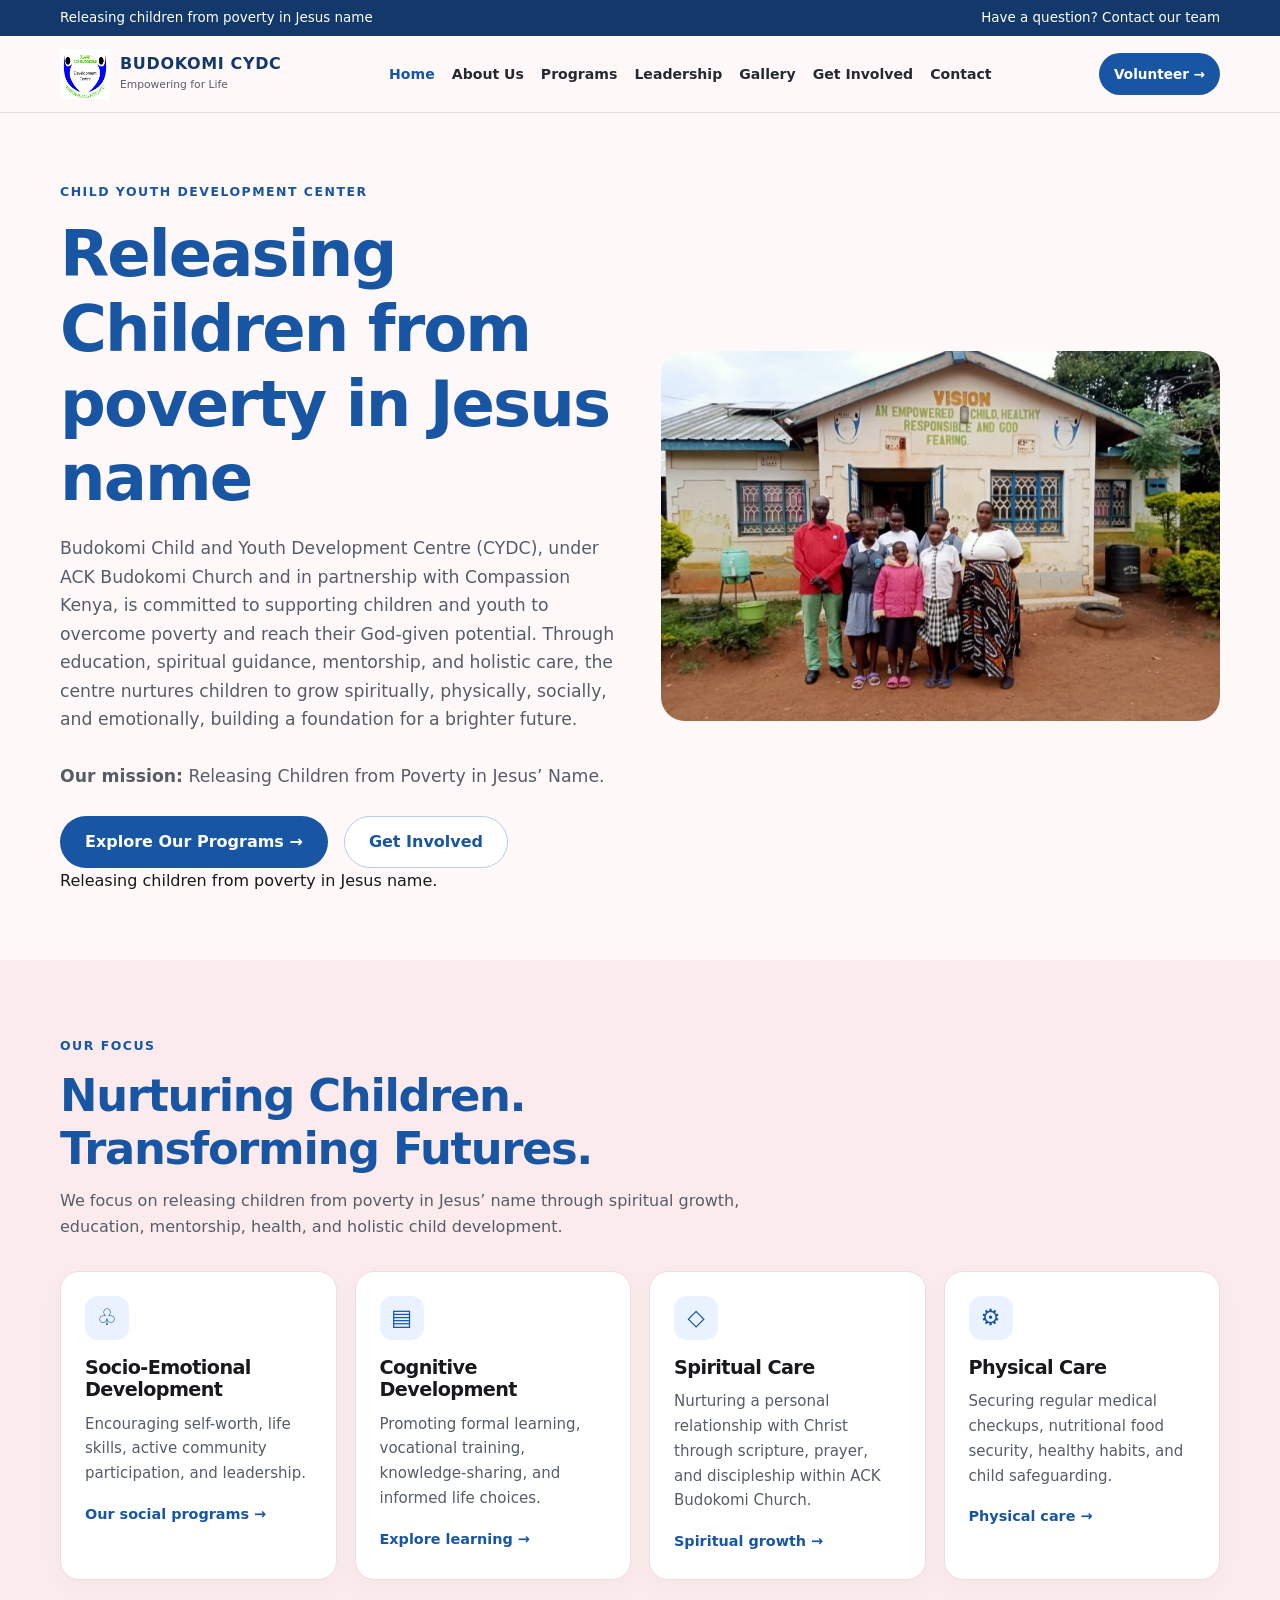
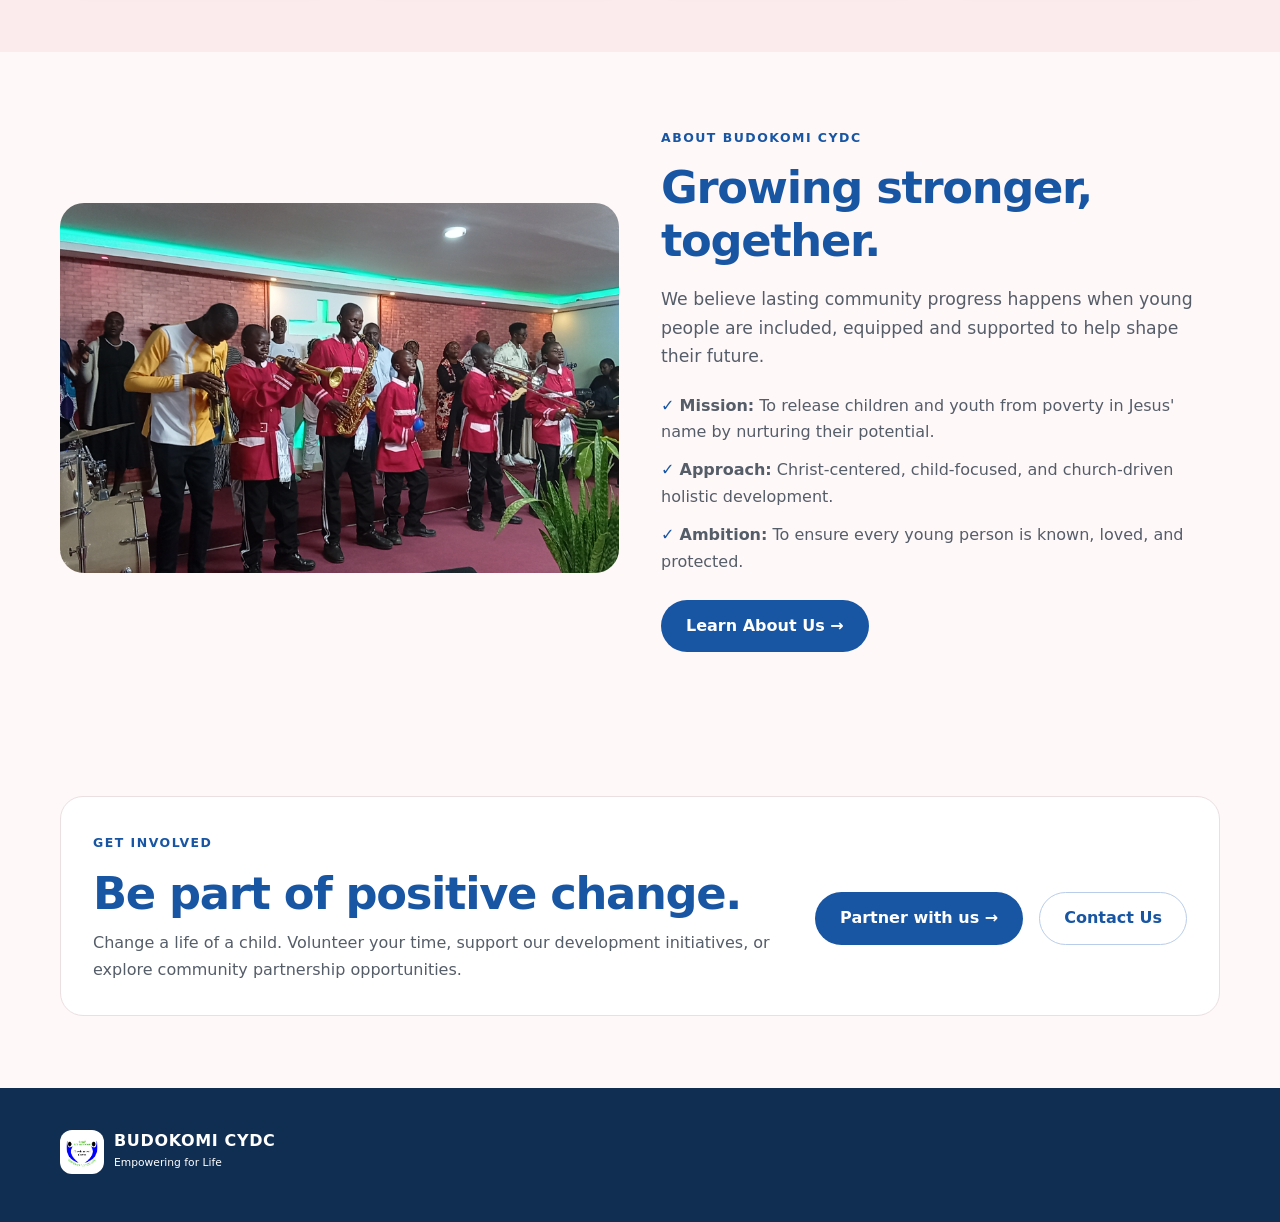
<file: index.html>
<!doctype html>
<html lang="en">
<head>
    <meta charset="utf-8">
    <meta name="viewport" content="width=device-width, initial-scale=1">
    <meta name="description" content="Home | Budokomi Child and Youth development Center">
    <meta name="theme-color" content="#fff8f8">
    
    <title>Home | Budokomi CYDC</title>
    
    <link rel="icon" href="Img/logo%20compassion.jpg">
    <link rel="stylesheet" href="assets/styles.css">
</head>
<body>
    <div class="topbar">
        <div class="container">
            <span>Releasing children from poverty in Jesus name</span>
            <span>Have a question? <a href="contact.html">Contact our team</a></span>
        </div>
    </div>
    
    <header>
        <div class="container nav">
            <a class="brand" href="index.html">
                <img src="Img/logo%20compassion.jpg" alt="Budokomi CYDC Logo" width="50" height="50">
                <span>
                    <span class="brand-name">BUDOKOMI CYDC</span>
                    <span class="brand-sub">Empowering for Life</span>
                </span>
            </a>

            <!-- NAVIGATION LINKS CONTAINER -->
            <nav class="nav-links" id="navLinks" aria-label="Main navigation">
                <a href="index.html" data-page="home" class="active">Home</a>
                <a href="about.html" data-page="about">About Us</a>
                <a href="programs.html" data-page="programs">Programs</a>
                <a href="leadership.html" data-page="leadership">Leadership</a>
                <a href="gallery.html" data-page="gallery">Gallery</a>
                <a href="get-involved.html" data-page="get-involved">Get Involved</a>
                <a href="contact.html" data-page="contact">Contact</a>
            </nav>

            <a class="btn primary small nav-cta" href="get-involved.html">Volunteer →</a>

            <!-- REVERTED BACK TO A STANDARD BUTTON TO PROPERLY INTERCEPT TOUCH EVENTS -->
            <button class="menu-toggle" id="menuToggle" aria-label="Open navigation menu">☰</button>
        </div>
    </header>

    <main>
        <section class="hero">
            <div class="container split">
                <div>
                    <span class="eyebrow">Child Youth Development Center</span>
                    <h1>Releasing Children from poverty in Jesus name</h1>
                    <p class="lead">
                        Budokomi Child and Youth Development Centre (CYDC), under ACK Budokomi Church and in partnership with Compassion Kenya, is committed to supporting children and youth to overcome poverty and reach their God-given potential. Through education, spiritual guidance, mentorship, and holistic care, the centre nurtures children to grow spiritually, physically, socially, and emotionally, building a foundation for a brighter future.
                        <br><br>
                        <strong>Our mission:</strong> Releasing Children from Poverty in Jesus’ Name.
                    </p>
                    <div class="actions">
                        <a class="btn primary" href="programs.html">Explore Our Programs →</a>
                        <a class="btn outline" href="get-involved.html">Get Involved</a>
                    </div>
                    <p class="small-note">Releasing children from poverty in Jesus name.</p>
                </div>
                <img class="photo" src="Img/COmpassionFamily.jpg" alt="Budokomi CYDC youths">
            </div>
        </section>

        <section class="section band">
            <div class="container">
                <div class="head">
                    <span class="eyebrow">Our Focus</span>
                    <h2>Nurturing Children. Transforming Futures.</h2>
                    <p>We focus on releasing children from poverty in Jesus’ name through spiritual growth, education, mentorship, health, and holistic child development.</p>
                </div>
                
                <div class="cards">
                    <article class="card">
                        <div class="icon">♧</div>
                        <h3>Socio-Emotional Development</h3>
                        <p>Encouraging self-worth, life skills, active community participation, and leadership.</p>
                        <a class="card-link" href="programs.html#youth">Our social programs →</a>
                    </article>
                    
                    <article class="card">
                        <div class="icon">▤</div>
                        <h3>Cognitive Development</h3>
                        <p>Promoting formal learning, vocational training, knowledge-sharing, and informed life choices.</p>
                        <a class="card-link" href="programs.html#education">Explore learning →</a>
                    </article>

                    <article class="card">
                        <div class="icon">◇</div>
                        <h3>Spiritual Care</h3>
                        <p>Nurturing a personal relationship with Christ through scripture, prayer, and discipleship within ACK Budokomi Church.</p>
                        <a class="card-link" href="programs.html#spiritual">Spiritual growth →</a>
                    </article>
                
                    <article class="card">
                        <div class="icon">⚙</div>
                        <h3>Physical Care</h3>
                        <p>Securing regular medical checkups, nutritional food security, healthy habits, and child safeguarding.</p>
                        <a class="card-link" href="programs.html#physical">Physical care →</a>
                    </article>
                </div>
            </div>
        </section>

        <section class="section">
            <div class="container split"> 
                <img class="photo" src="Img/Empowernment.jpg" alt="Community members together">
                <div>
                    <span class="eyebrow">About Budokomi CYDC</span>
                    <h2>Growing stronger, together.</h2>
                    <p class="lead">We believe lasting community progress happens when young people are included, equipped and supported to help shape their future.</p>
                    
                    <div class="checklist">
                        <div>
                            <b>✓</b> <strong>Mission:</strong> To release children and youth from poverty in Jesus' name by nurturing their potential.
                        </div>
                        <div>
                            <b>✓</b> <strong>Approach:</strong> Christ-centered, child-focused, and church-driven holistic development.
                        </div>
                        <div>
                            <b>✓</b> <strong>Ambition:</strong> To ensure every young person is known, loved, and protected.
                        </div>
                    </div>
                    <div class="actions">
                        <a class="btn primary" href="about.html">Learn About Us →</a>
                    </div>
                </div>
            </div>
        </section>

        <section class="section">
            <div class="container cta">
                <div>
                    <span class="eyebrow">Get Involved</span>
                    <h2>Be part of positive change.</h2>
                    <p>Change a life of a child. Volunteer your time, support our development initiatives, or explore community partnership opportunities.</p>
                </div>
                <div class="actions">
                    <a class="btn primary" href="get-involved.html">Partner with us &rarr;</a>
                    <a class="btn outline" href="contact.html">Contact Us</a>
                </div>
            </div>
        </section>
    </main>

    <footer>
        <div class="container">
            <div class="footer-grid">
                <div>
                    <div class="brand">
                        <div class="brand-mark">
                            <img src="Img/logo%20compassion.jpg" alt="Budokomi logo" width="45" height="45">
                        </div>
                        <div>
                            <span class="brand-name" style="color: #ffffff;">BUDOKOMI CYDC</span>
                            <span class="brand-sub" style="color: #ffffff;">Empowering for Life</span>
                        </div>
                    </div>
                </div>
            </div>
        </div>
    </footer>

    <!-- ADD THIS TINY SCRIPT AT THE VERY BOTTOM RIGHT BEFORE YOUR CLOSING BODY TAG -->
    <script>
        const toggleBtn = document.getElementById('menuToggle');
        const navLinks = document.getElementById('navLinks');

        toggleBtn.addEventListener('click', () => {
            navLinks.classList.toggle('open');
        });
    </script>
</body>
</html>
</file>
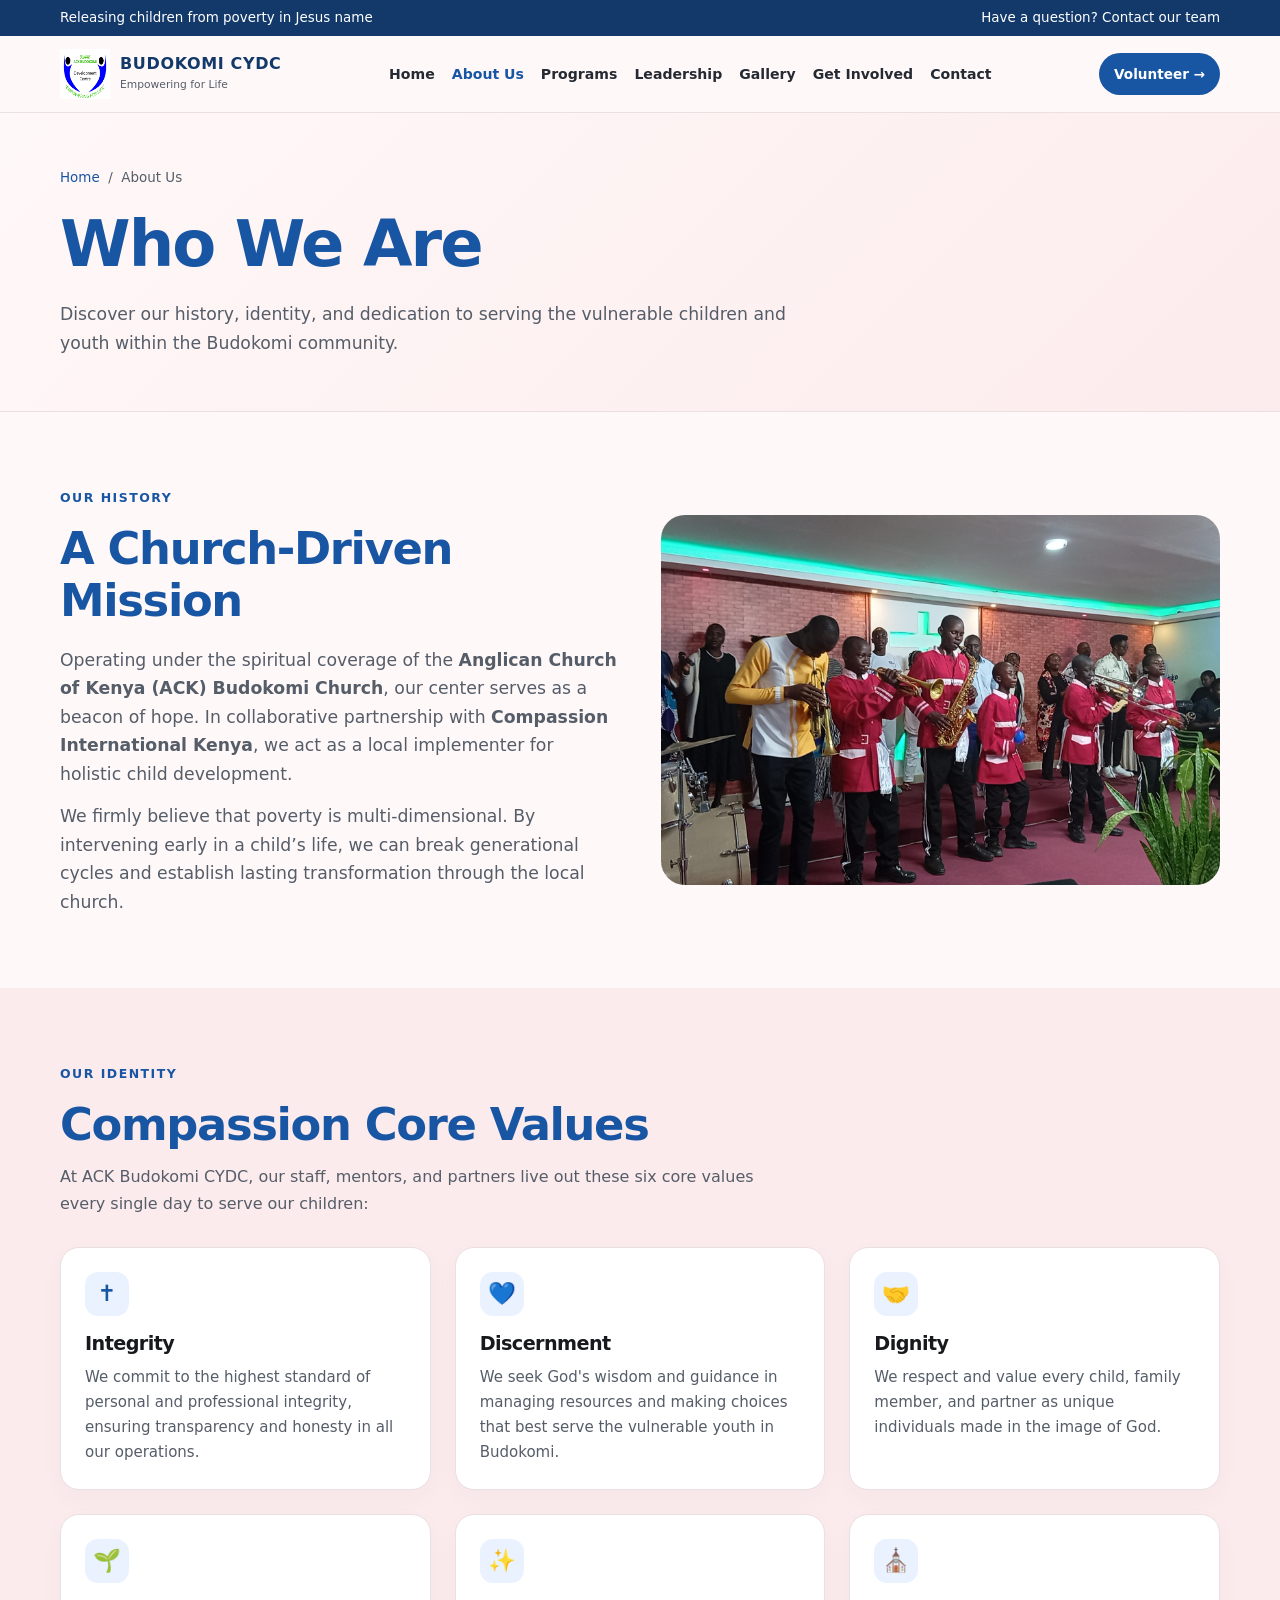
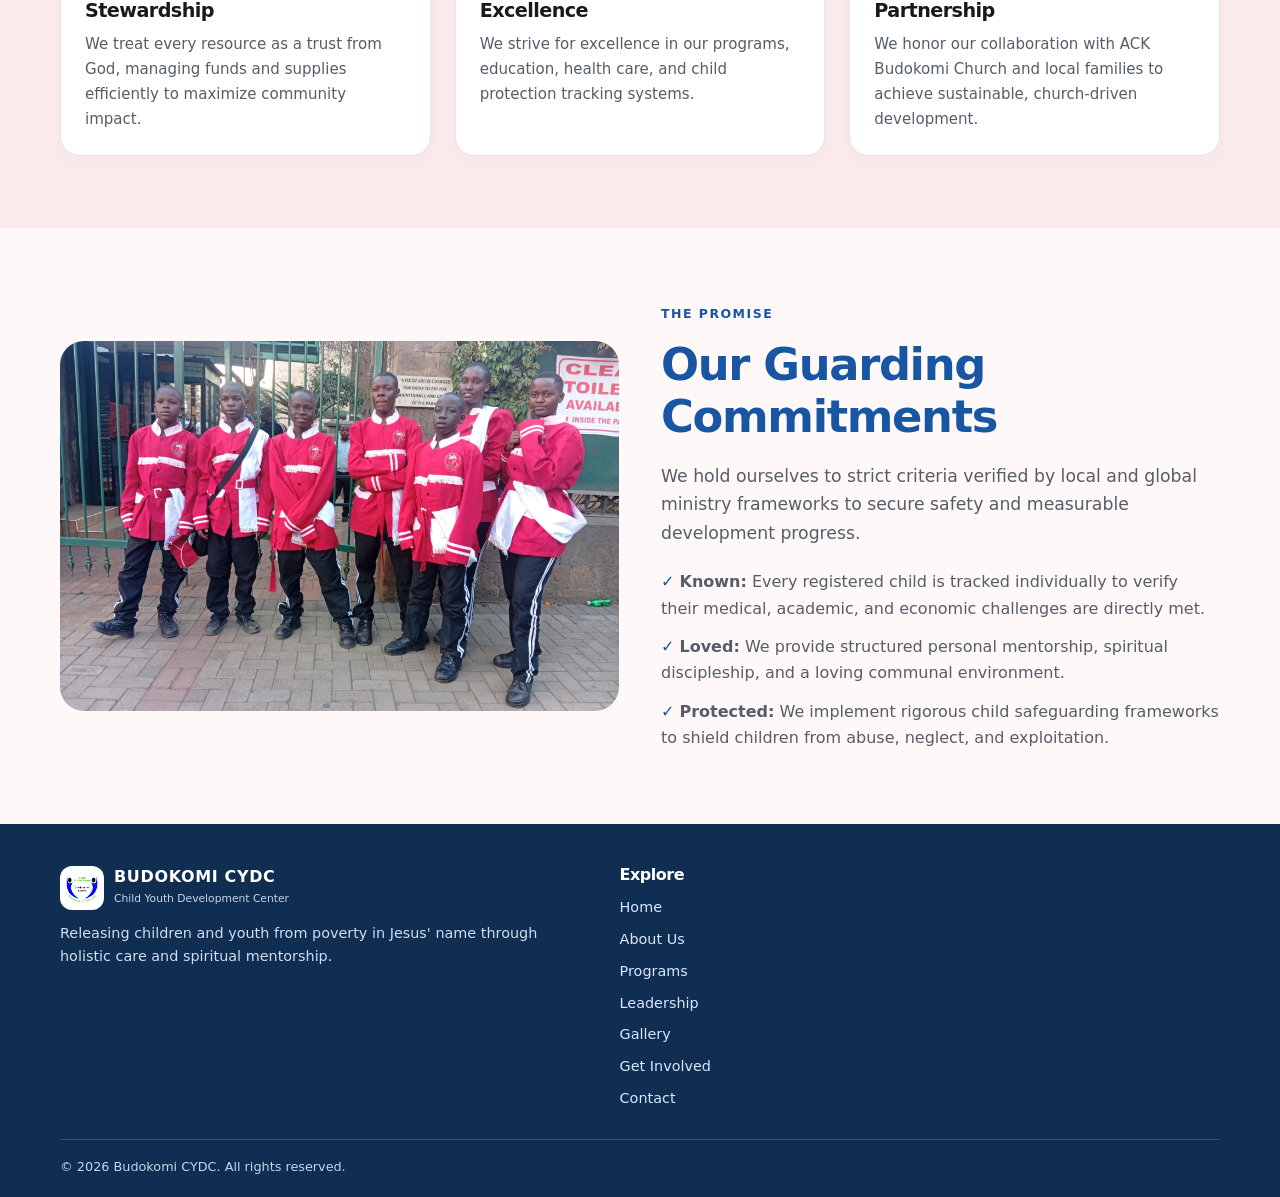
<file: about.html>
<!doctype html>
<html lang="en">
<head>
    <meta charset="utf-8">
    <meta name="viewport" content="width=device-width, initial-scale=1">
    <meta name="description" content="About Us | Budokomi Child and Youth development Center">
    <meta name="theme-color" content="#fff8f8">
    
    <title>About Us | Budokomi CYDC</title>
    
    <link rel="icon" href="Img/logo%20compassion.jpg">
    <link rel="stylesheet" href="assets/styles.css">
</head>
<body>
    <div class="topbar">
        <div class="container">
            <span>Releasing children from poverty in Jesus name</span>
            <span>Have a question? <a href="contact.html">Contact our team</a></span>
        </div>
    </div>
    
    <header>
        <div class="container nav">
            <a class="brand" href="index.html">
                <img src="Img/logo%20compassion.jpg" alt="Budokomi CYDC Logo" width="50" height="50">
                <span>
                    <span class="brand-name">BUDOKOMI CYDC</span>
                    <span class="brand-sub">Empowering for Life</span>
                </span>
            </a>
            <nav class="nav-links" id="navLinks" aria-label="Main navigation">
                <a href="index.html" data-page="home">Home</a>
                <a href="about.html" data-page="about" class="active">About Us</a>
                <a href="programs.html" data-page="programs">Programs</a>
                <a href="leadership.html" data-page="leadership">Leadership</a>
                <a href="gallery.html" data-page="gallery">Gallery</a>
                <a href="get-involved.html" data-page="get-involved">Get Involved</a>
                <a href="contact.html" data-page="contact">Contact</a>
            </nav>
            <a class="btn primary small nav-cta" href="get-involved.html">Volunteer →</a>
            
            <!-- BUTTON INTERACTION PRESERVED CONTEXTUALLY FOR THE JAVASCRIPT TOGGLE SYSTEM -->
            <button class="menu-toggle" id="menuToggle" aria-label="Open navigation menu">☰</button>
        </div>
    </header>

    <main>
        <section class="page-hero">
            <div class="container">
                <div class="crumb"><a href="index.html">Home</a> &nbsp;/&nbsp; About Us</div>
                <h1>Who We Are</h1>
                <p class="lead">Discover our history, identity, and dedication to serving the vulnerable children and youth within the Budokomi community.</p>
            </div>
        </section>

        <section class="section">
            <div class="container split">
                <div>
                    <span class="eyebrow">Our History</span>
                    <h2>A Church-Driven Mission</h2>
                    <p class="lead">
                        Operating under the spiritual coverage of the <strong>Anglican Church of Kenya (ACK) Budokomi Church</strong>, our center serves as a beacon of hope. In collaborative partnership with <strong>Compassion International Kenya</strong>, we act as a local implementer for holistic child development. 
                    </p>
                    <p class="lead" style="margin-top: 14px;">
                        We firmly believe that poverty is multi-dimensional. By intervening early in a child’s life, we can break generational cycles and establish lasting transformation through the local church.
                    </p>
                </div>
                <img class="photo" src="Img/Empowernment.jpg" alt="ACK Budokomi Church and community assembly">
            </div>
        </section>

        <section class="section band">
            <div class="container">
                <div class="head">
                    <span class="eyebrow">Our Identity</span>
                    <h2>Compassion Core Values</h2>
                    <p>At ACK Budokomi CYDC, our staff, mentors, and partners live out these six core values every single day to serve our children:</p>
                </div>
                
                <div class="values-grid">
                    <article class="card">
                        <div class="icon">✝</div>
                        <h3>Integrity</h3>
                        <p>We commit to the highest standard of personal and professional integrity, ensuring transparency and honesty in all our operations.</p>
                    </article>
                    
                    <article class="card">
                        <div class="icon">💙</div>
                        <h3>Discernment</h3>
                        <p>We seek God's wisdom and guidance in managing resources and making choices that best serve the vulnerable youth in Budokomi.</p>
                    </article>

                    <article class="card">
                        <div class="icon">🤝</div>
                        <h3>Dignity</h3>
                        <p>We respect and value every child, family member, and partner as unique individuals made in the image of God.</p>
                    </article>

                    <article class="card">
                        <div class="icon">🌱</div>
                        <h3>Stewardship</h3>
                        <p>We treat every resource as a trust from God, managing funds and supplies efficiently to maximize community impact.</p>
                    </article>

                    <article class="card">
                        <div class="icon">✨</div>
                        <h3>Excellence</h3>
                        <p>We strive for excellence in our programs, education, health care, and child protection tracking systems.</p>
                    </article>

                    <article class="card">
                        <div class="icon">⛪</div>
                        <h3>Partnership</h3>
                        <p>We honor our collaboration with ACK Budokomi Church and local families to achieve sustainable, church-driven development.</p>
                    </article>
                </div>
            </div>
        </section>

        <section class="section">
            <div class="container split">
                <img class="photo" src="Img/Home%20Image.jpg" alt="Budokomi youth developmental activities">
                <div>
                    <span class="eyebrow">The Promise</span>
                    <h2>Our Guarding Commitments</h2>
                    <p class="lead">We hold ourselves to strict criteria verified by local and global ministry frameworks to secure safety and measurable development progress.</p>
                    
                    <div class="checklist">
                        <div>
                            <b>✓</b> <strong>Known:</strong> Every registered child is tracked individually to verify their medical, academic, and economic challenges are directly met.
                        </div>
                        <div>
                            <b>✓</b> <strong>Loved:</strong> We provide structured personal mentorship, spiritual discipleship, and a loving communal environment.
                        </div>
                        <div>
                            <b>✓</b> <strong>Protected:</strong> We implement rigorous child safeguarding frameworks to shield children from abuse, neglect, and exploitation.
                        </div>
                    </div>
                </div>
            </div>
        </section>
    </main>

    <footer>
        <div class="container">
            <div class="footer-grid">
                <div>
                    <div class="brand">
                        <div class="brand-mark">
                            <img src="Img/logo%20compassion.jpg" alt="Budokomi logo" width="45" height="45">
                        </div>
                        <div>
                            <span class="brand-name" style="color: #ffffff;">BUDOKOMI CYDC</span>
                            <span class="brand-sub" style="color: #c6d5e8;">Child Youth Development Center</span>
                        </div>
                    </div>
                    <p>Releasing children and youth from poverty in Jesus' name through holistic care and spiritual mentorship.</p>
                </div>
                
                <div>
                    <h3>Explore</h3>
                    <div class="footer-links">
                        <a href="index.html">Home</a>
                        <a href="about.html">About Us</a>
                        <a href="programs.html">Programs</a>
                        <a href="leadership.html">Leadership</a>
                        <a href="gallery.html">Gallery</a>
                        <a href="get-involved.html">Get Involved</a>
                        <a href="contact.html">Contact</a>
                    </div>
                </div>
            </div>
            <div class="bottom">
                <span>&copy; 2026 Budokomi CYDC. All rights reserved.</span>
            </div>
        </div>
    </footer>

    <!-- MOBILE DROPDOWN TOGGLE DRIVER CODE PANEL -->
    <script>
        const toggleBtn = document.getElementById('menuToggle');
        const navLinks = document.getElementById('navLinks');

        toggleBtn.addEventListener('click', () => {
            navLinks.classList.toggle('open');
        });
    </script>
</body>
</html>
</file>
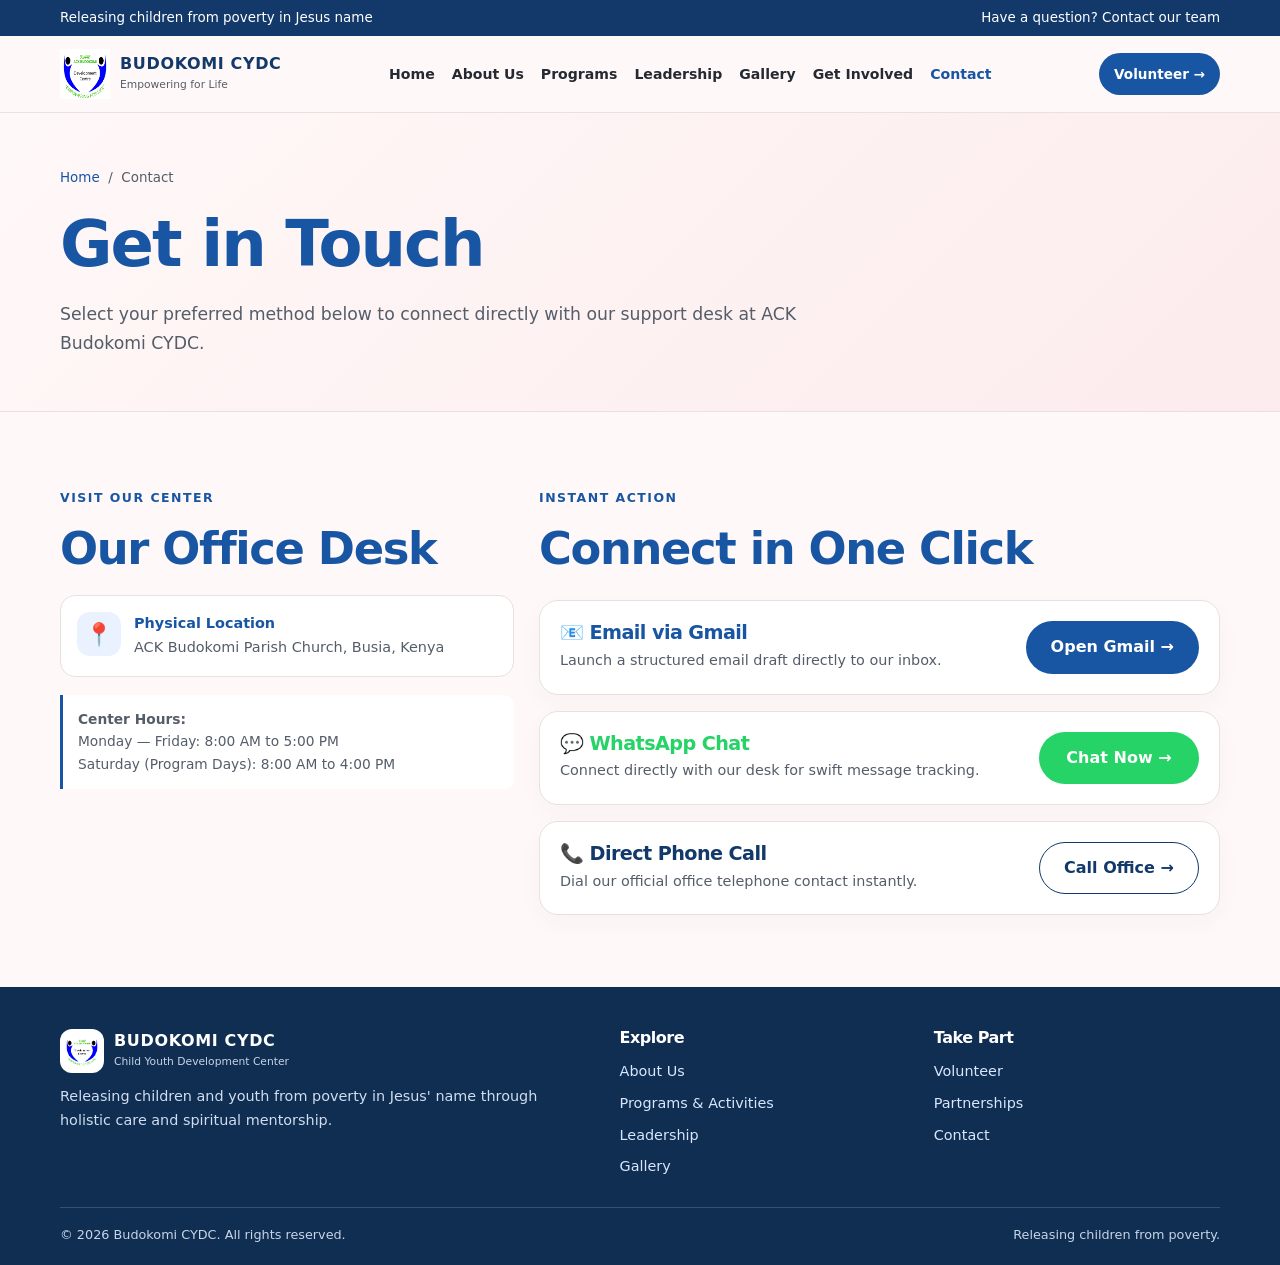
<file: contact.html>
<!doctype html>
<html lang="en">
<head>
    <meta charset="utf-8">
    <meta name="viewport" content="width=device-width, initial-scale=1">
    <meta name="description" content="Contact Us | Budokomi Child and Youth development Center">
    <meta name="theme-color" content="#fff8f8">
    
    <title>Contact Us | Budokomi CYDC</title>
    
    <link rel="icon" href="Img/logo%20compassion.jpg">
    <link rel="stylesheet" href="assets/styles.css">
</head>
<body>
    <div class="topbar">
        <div class="container">
            <span>Releasing children from poverty in Jesus name</span>
            <span>Have a question? <a href="contact.html" class="active">Contact our team</a></span>
        </div>
    </div>
    
    <header>
        <div class="container nav">
            <a class="brand" href="index.html">
                <img src="Img/logo%20compassion.jpg" alt="Budokomi CYDC Logo" width="50" height="50">
                <span>
                    <span class="brand-name">BUDOKOMI CYDC</span>
                    <span class="brand-sub">Empowering for Life</span>
                </span>
            </a>
            <nav class="nav-links" id="navLinks" aria-label="Main navigation">
                <a href="index.html" data-page="home">Home</a>
                <a href="about.html" data-page="about">About Us</a>
                <a href="programs.html" data-page="programs">Programs</a>
                <a href="leadership.html" data-page="leadership">Leadership</a>
                <a href="gallery.html" data-page="gallery">Gallery</a>
                <a href="get-involved.html" data-page="get-involved">Get Involved</a>
                <a href="contact.html" data-page="contact" class="active">Contact</a>
            </nav>
            <a class="btn primary small nav-cta" href="get-involved.html">Volunteer →</a>
            
            <!-- BUTTON INTERACTION CONFIGURED FOR RESPONSIVE JS ACTIVE LAYER TOGGLE MECHANICS -->
            <button class="menu-toggle" id="menuToggle" aria-label="Open navigation menu">☰</button>
        </div>
    </header>

    <main>
        <section class="page-hero">
            <div class="container">
                <div class="crumb"><a href="index.html">Home</a> &nbsp;/&nbsp; Contact</div>
                <h1>Get in Touch</h1>
                <p class="lead">Select your preferred method below to connect directly with our support desk at ACK Budokomi CYDC.</p>
            </div>
        </section>

        <!-- DIRECT CONNECT CHANNELS SECTION -->
        <section class="section">
            <div class="container contact-grid">
                
                <!-- COLUMN 1: OFFICE DESK INFORMATION -->
                <div>
                    <span class="eyebrow">Visit Our Center</span>
                    <h2 style="margin-bottom: 20px;">Our Office Desk</h2>
                    
                    <div class="contact-item">
                        <div class="icon">📍</div>
                        <div>
                            <p style="font-weight: 750; color: var(--blue);">Physical Location</p>
                            <p>ACK Budokomi Parish Church, Busia, Kenya</p>
                        </div>
                    </div>
                    
                    <div class="notice">
                        <strong>Center Hours:</strong><br>
                        Monday — Friday: 8:00 AM to 5:00 PM<br>
                        Saturday (Program Days): 8:00 AM to 4:00 PM
                    </div>
                </div>

                <!-- COLUMN 2: INSTANT ACTION BUTTON CHANNELS -->
                <div>
                    <span class="eyebrow">Instant Action</span>
                    <h2 style="margin-bottom: 25px;">Connect in One Click</h2>
                    
                    <div style="display: grid; gap: 16px;">
                        
                        <!-- GMAIL DIRECT CHANNEL -->
                        <div class="card" style="padding: 20px; display: flex; align-items: center; justify-content: space-between; gap: 15px; flex-wrap: wrap;">
                            <div>
                                <h3 style="margin: 0; color: var(--blue);">📧 Email via Gmail</h3>
                                <p style="font-size: 0.9rem; margin-top: 4px; color: var(--muted);">Launch a structured email draft directly to our inbox.</p>
                            </div>
                            <!-- FIXED BROKEN MAILTO FORMAT STRING TYPO LINK HERE -->
                            <a href="mailto:ke0442budokomicdc@gmail.com" class="btn primary" style="min-width: 160px;">Open Gmail &rarr;</a>
                        </div>

                        <!-- WHATSAPP DIRECT CHANNEL -->
                        <div class="card" style="padding: 20px; display: flex; align-items: center; justify-content: space-between; gap: 15px; flex-wrap: wrap;">
                            <div>
                                <h3 style="margin: 0; color: #25D366;">💬 WhatsApp Chat</h3>
                                <p style="font-size: 0.9rem; margin-top: 4px; color: var(--muted);">Connect directly with our desk for swift message tracking.</p>
                            </div>
                            <a href="https://wa.me" 
                               class="btn primary" 
                               style="background-color: #25D366; min-width: 160px;"
                               target="_blank" 
                               rel="noopener noreferrer">
                               Chat Now &rarr;
                            </a>
                        </div>

                        <!-- PHONE CALL DIRECT CHANNEL -->
                        <div class="card" style="padding: 20px; display: flex; align-items: center; justify-content: space-between; gap: 15px; flex-wrap: wrap;">
                            <div>
                                <h3 style="margin: 0; color: var(--dark);">📞 Direct Phone Call</h3>
                                <p style="font-size: 0.9rem; margin-top: 4px; color: var(--muted);">Dial our official office telephone contact instantly.</p>
                            </div>
                            <a href="tel:+254724394361" class="btn outline" style="min-width: 160px; border-color: var(--dark); color: var(--dark);">Call Office &rarr;</a>
                        </div>

                    </div>
                </div>

            </div>
        </section>
    </main>

    <footer>
        <div class="container">
            <div class="footer-grid">
                <div>
                    <div class="brand">
                        <div class="brand-mark">
                            <img src="Img/logo%20compassion.jpg" alt="Budokomi logo" width="45" height="45">
                        </div>
                        <div>
                            <span class="brand-name" style="color: #ffffff;">BUDOKOMI CYDC</span>
                            <span class="brand-sub" style="color: #c6d5e8;">Child Youth Development Center</span>
                        </div>
                    </div>
                    <p>Releasing children and youth from poverty in Jesus' name through holistic care and spiritual mentorship.</p>
                </div>
                
                <div>
                    <h3>Explore</h3>
                    <div class="footer-links">
                        <a href="about.html">About Us</a>
                        <a href="programs.html">Programs & Activities</a>
                        <a href="leadership.html">Leadership</a>
                        <a href="gallery.html">Gallery</a>
                    </div>
                </div>
                
                <div>
                    <h3>Take Part</h3>
                    <div class="footer-links">
                        <a href="get-involved.html">Volunteer</a>
                        <a href="get-involved.html">Partnerships</a>
                        <a href="contact.html" class="active">Contact</a>
                    </div>
                </div>
            </div>
            
            <div class="bottom">
                <span>&copy; 2026 Budokomi CYDC. All rights reserved.</span>
                <span>Releasing children from poverty.</span>
            </div>
        </div>
    </footer>

    <!-- MOBILE DROPDOWN SCRIPTER INTERACTION BRIDGE -->
    <script>
        const toggleBtn = document.getElementById('menuToggle');
        const navLinks = document.getElementById('navLinks');

        toggleBtn.addEventListener('click', () => {
            navLinks.classList.toggle('open');
        });
    </script>
</body>
</html>
</file>
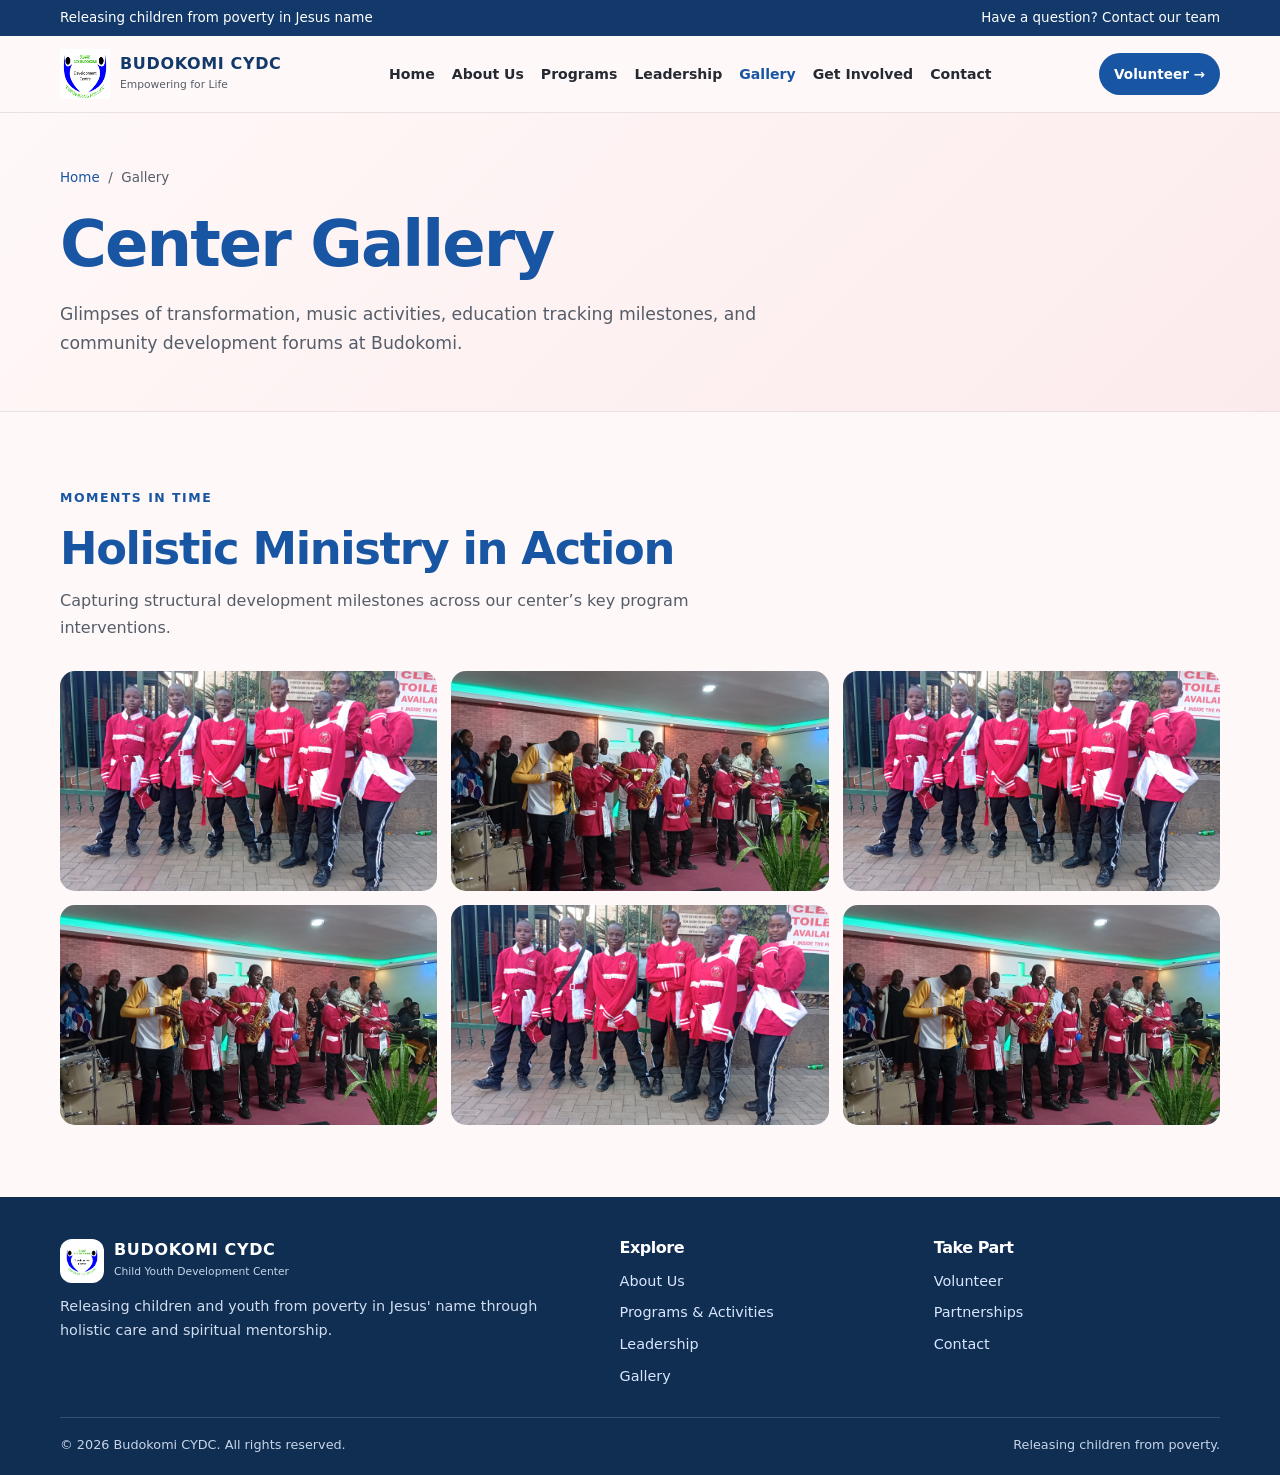
<file: gallery.html>
<!doctype html>
<html lang="en">
<head>
    <meta charset="utf-8">
    <meta name="viewport" content="width=device-width, initial-scale=1">
    <meta name="description" content="Gallery | Budokomi Child and Youth development Center">
    <meta name="theme-color" content="#fff8f8">
    
    <title>Our Gallery | Budokomi CYDC</title>
    
    <link rel="icon" href="Img/logo%20compassion.jpg">
    <link rel="stylesheet" href="assets/styles.css">
</head>
<body>
    <div class="topbar">
        <div class="container">
            <span>Releasing children from poverty in Jesus name</span>
            <span>Have a question? <a href="contact.html">Contact our team</a></span>
        </div>
    </div>
    
    <header>
        <div class="container nav">
            <a class="brand" href="index.html">
                <img src="Img/logo%20compassion.jpg" alt="Budokomi CYDC Logo" width="50" height="50">
                <span>
                    <span class="brand-name">BUDOKOMI CYDC</span>
                    <span class="brand-sub">Empowering for Life</span>
                </span>
            </a>
            <nav class="nav-links" id="navLinks" aria-label="Main navigation">
                <a href="index.html" data-page="home">Home</a>
                <a href="about.html" data-page="about">About Us</a>
                <a href="programs.html" data-page="programs">Programs</a>
                <a href="leadership.html" data-page="leadership">Leadership</a>
                <a href="gallery.html" data-page="gallery" class="active">Gallery</a>
                <a href="get-involved.html" data-page="get-involved">Get Involved</a>
                <a href="contact.html" data-page="contact">Contact</a>
            </nav>
            <a class="btn primary small nav-cta" href="get-involved.html">Volunteer →</a>
            
            <!-- BUTTON INTERACTION CONFIGURED FOR RESPONSIVE JS ACTIVE LAYER TOGGLE MECHANICS -->
            <button class="menu-toggle" id="menuToggle" aria-label="Open navigation menu">☰</button>
        </div>
    </header>

    <main>
        <section class="page-hero">
            <div class="container">
                <div class="crumb"><a href="index.html">Home</a> &nbsp;/&nbsp; Gallery</div>
                <h1>Center Gallery</h1>
                <p class="lead">Glimpses of transformation, music activities, education tracking milestones, and community development forums at Budokomi.</p>
            </div>
        </section>

        <!-- PHOTO CONTAINER GALLERY -->
        <section class="section">
            <div class="container">
                <div class="head">
                    <span class="eyebrow">Moments in Time</span>
                    <h2>Holistic Ministry in Action</h2>
                    <p>Capturing structural development milestones across our center’s key program interventions.</p>
                </div>
                
                <div class="gallery">
                    <img src="Img/Home%20Image.jpg" alt="Budokomi children inside learning center labs">
                    <img src="Img/Empowernment.jpg" alt="Youth music practice circles and choir">
                    <img src="Img/Home%20Image.jpg" alt="Spiritual discipleship activities at ACK Church">
                    <img src="Img/Empowernment.jpg" alt="Health monitoring checkups and nutrition cycles">
                    <img src="Img/Home%20Image.jpg" alt="Life skills class sessions and leadership forums">
                    <img src="Img/Empowernment.jpg" alt="Sports development matches and team play items">
                </div>
            </div>
        </section>
    </main>

    <footer>
        <div class="container">
            <div class="footer-grid">
                <div>
                    <div class="brand">
                        <div class="brand-mark">
                            <img src="Img/logo%20compassion.jpg" alt="Budokomi logo" width="45" height="45">
                        </div>
                        <div>
                            <span class="brand-name" style="color: #ffffff;">BUDOKOMI CYDC</span>
                            <span class="brand-sub" style="color: #c6d5e8;">Child Youth Development Center</span>
                        </div>
                    </div>
                    <p>Releasing children and youth from poverty in Jesus' name through holistic care and spiritual mentorship.</p>
                </div>
                
                <div>
                    <h3>Explore</h3>
                    <div class="footer-links">
                        <a href="about.html">About Us</a>
                        <a href="programs.html">Programs & Activities</a>
                        <a href="leadership.html">Leadership</a>
                        <a href="gallery.html" class="active">Gallery</a>
                    </div>
                </div>
                
                <div>
                    <h3>Take Part</h3>
                    <div class="footer-links">
                        <a href="get-involved.html">Volunteer</a>
                        <a href="get-involved.html">Partnerships</a>
                        <a href="contact.html">Contact</a>
                    </div>
                </div>
            </div>
            
            <div class="bottom">
                <span>&copy; 2026 Budokomi CYDC. All rights reserved.</span>
                <span>Releasing children from poverty.</span>
            </div>
        </div>
    </footer>

    <!-- MOBILE DROPDOWN TOGGLE DRIVER CODE PANEL -->
    <script>
        const toggleBtn = document.getElementById('menuToggle');
        const navLinks = document.getElementById('navLinks');

        toggleBtn.addEventListener('click', () => {
            navLinks.classList.toggle('open');
        });
    </script>
</body>
</html>
</file>
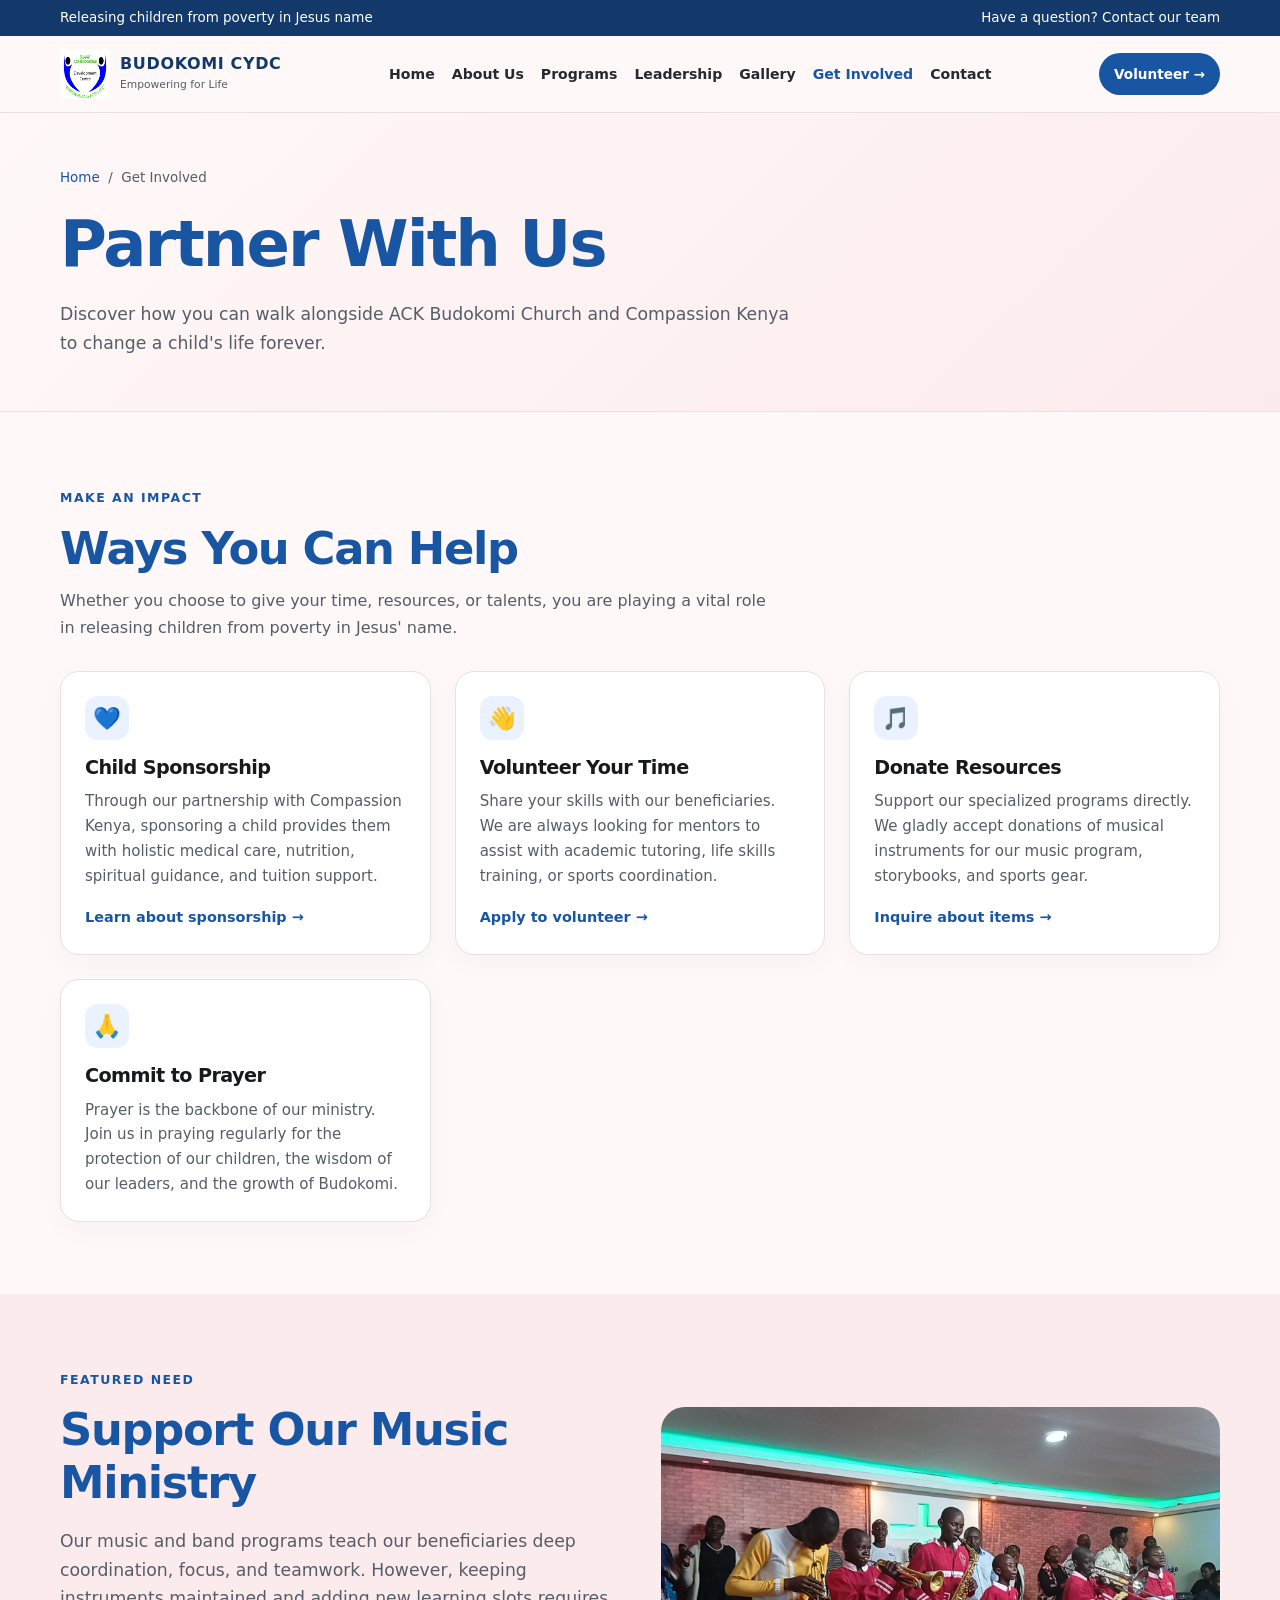
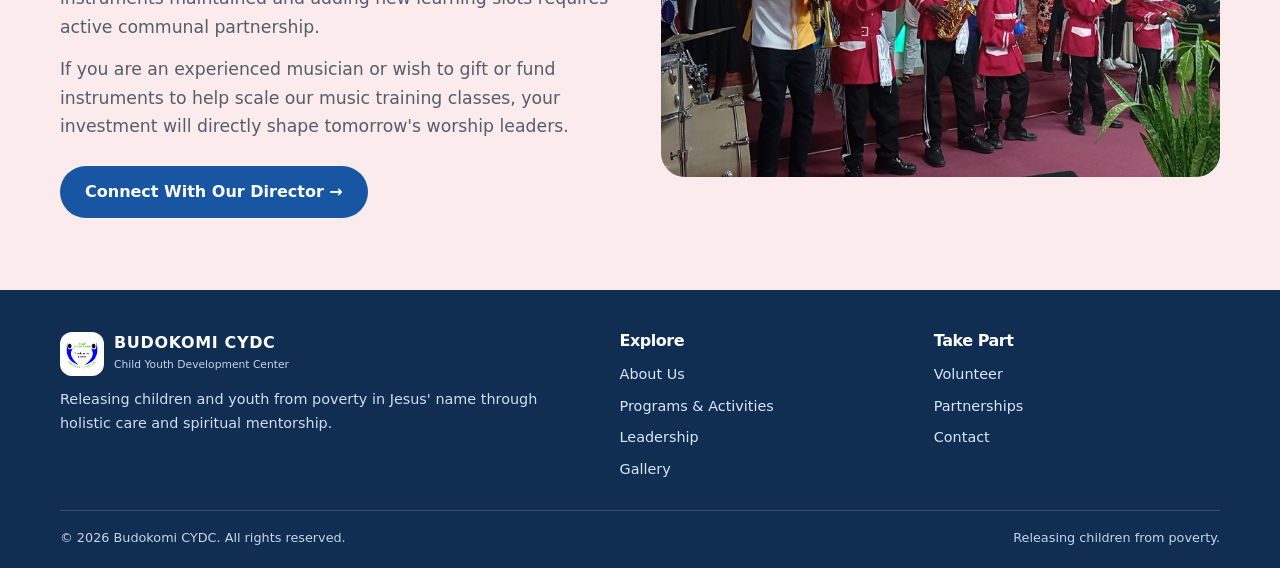
<file: get-involved.html>
<!doctype html>
<html lang="en">
<head>
    <meta charset="utf-8">
    <meta name="viewport" content="width=device-width, initial-scale=1">
    <meta name="description" content="Get Involved | Budokomi Child and Youth development Center">
    <meta name="theme-color" content="#fff8f8">
    
    <title>Get Involved | Budokomi CYDC</title>
    
    <link rel="icon" href="Img/logo%20compassion.jpg">
    <link rel="stylesheet" href="assets/styles.css">
</head>
<body>
    <div class="topbar">
        <div class="container">
            <span>Releasing children from poverty in Jesus name</span>
            <span>Have a question? <a href="contact.html">Contact our team</a></span>
        </div>
    </div>
    
    <header>
        <div class="container nav">
            <a class="brand" href="index.html">
                <img src="Img/logo%20compassion.jpg" alt="Budokomi CYDC Logo" width="50" height="50">
                <span>
                    <span class="brand-name">BUDOKOMI CYDC</span>
                    <span class="brand-sub">Empowering for Life</span>
                </span>
            </a>
            <nav class="nav-links" id="navLinks" aria-label="Main navigation">
                <a href="index.html" data-page="home">Home</a>
                <a href="about.html" data-page="about">About Us</a>
                <a href="programs.html" data-page="programs">Programs</a>
                <a href="leadership.html" data-page="leadership">Leadership</a>
                <a href="gallery.html" data-page="gallery">Gallery</a>
                <a href="get-involved.html" data-page="get-involved" class="active">Get Involved</a>
                <a href="contact.html" data-page="contact">Contact</a>
            </nav>
            <a class="btn primary small nav-cta" href="get-involved.html">Volunteer →</a>
            
            <!-- BUTTON INTERACTION CONFIGURED FOR RESPONSIVE JS ACTIVE LAYER TOGGLE MECHANICS -->
            <button class="menu-toggle" id="menuToggle" aria-label="Open navigation menu">☰</button>
        </div>
    </header>

    <main>
        <section class="page-hero">
            <div class="container">
                <div class="crumb"><a href="index.html">Home</a> &nbsp;/&nbsp; Get Involved</div>
                <h1>Partner With Us</h1>
                <p class="lead">Discover how you can walk alongside ACK Budokomi Church and Compassion Kenya to change a child's life forever.</p>
            </div>
        </section>

        <!-- CHANNELS OF ENGAGEMENT GRID -->
        <section class="section">
            <div class="container">
                <div class="head">
                    <span class="eyebrow">Make An Impact</span>
                    <h2>Ways You Can Help</h2>
                    <p>Whether you choose to give your time, resources, or talents, you are playing a vital role in releasing children from poverty in Jesus' name.</p>
                </div>
                
                <div class="values-grid">
                    <article class="card">
                        <div class="icon">💙</div>
                        <h3>Child Sponsorship</h3>
                        <p>Through our partnership with Compassion Kenya, sponsoring a child provides them with holistic medical care, nutrition, spiritual guidance, and tuition support.</p>
                        <a class="card-link" href="https://compassionkenya.org" target="_blank" rel="noopener">Learn about sponsorship →</a>
                    </article>
                    
                    <article class="card">
                        <div class="icon">👋</div>
                        <h3>Volunteer Your Time</h3>
                        <p>Share your skills with our beneficiaries. We are always looking for mentors to assist with academic tutoring, life skills training, or sports coordination.</p>
                        <a class="card-link" href="contact.html">Apply to volunteer →</a>
                    </article>

                    <article class="card">
                        <div class="icon">🎵</div>
                        <h3>Donate Resources</h3>
                        <p>Support our specialized programs directly. We gladly accept donations of musical instruments for our music program, storybooks, and sports gear.</p>
                        <a class="card-link" href="contact.html">Inquire about items →</a>
                    </article>

                    <article class="card">
                        <div class="icon">🙏</div>
                        <h3>Commit to Prayer</h3>
                        <p>Prayer is the backbone of our ministry. Join us in praying regularly for the protection of our children, the wisdom of our leaders, and the growth of Budokomi.</p>
                    </article>
                </div>
            </div>
        </section>

        <!-- SPECIAL NEEDS HIGHLIGHT -->
        <section class="section band">
            <div class="container split">
                <div>
                    <span class="eyebrow">Featured Need</span>
                    <h2>Support Our Music Ministry</h2>
                    <p class="lead">
                        Our music and band programs teach our beneficiaries deep coordination, focus, and teamwork. However, keeping instruments maintained and adding new learning slots requires active communal partnership.
                    </p>
                    <p class="lead" style="margin-top: 14px;">
                        If you are an experienced musician or wish to gift or fund instruments to help scale our music training classes, your investment will directly shape tomorrow's worship leaders.
                    </p>
                    <div class="actions">
                        <a class="btn primary" href="contact.html">Connect With Our Director →</a>
                    </div>
                </div>
                <img class="photo" src="Img/Empowernment.jpg" alt="Budokomi children practicing music theory together">
            </div>
        </section>
    </main>

    <footer>
        <div class="container">
            <div class="footer-grid">
                <div>
                    <div class="brand">
                        <div class="brand-mark">
                            <img src="Img/logo%20compassion.jpg" alt="Budokomi logo" width="45" height="45">
                        </div>
                        <div>
                            <span class="brand-name" style="color: #ffffff;">BUDOKOMI CYDC</span>
                            <span class="brand-sub" style="color: #c6d5e8;">Child Youth Development Center</span>
                        </div>
                    </div>
                    <p>Releasing children and youth from poverty in Jesus' name through holistic care and spiritual mentorship.</p>
                </div>
                
                <div>
                    <h3>Explore</h3>
                    <div class="footer-links">
                        <a href="about.html">About Us</a>
                        <a href="programs.html">Programs & Activities</a>
                        <a href="leadership.html">Leadership</a>
                        <a href="gallery.html">Gallery</a>
                    </div>
                </div>
                
                <div>
                    <h3>Take Part</h3>
                    <div class="footer-links">
                        <a href="get-involved.html" class="active">Volunteer</a>
                        <a href="get-involved.html" class="active">Partnerships</a>
                        <a href="contact.html">Contact</a>
                    </div>
                </div>
            </div>
            
            <div class="bottom">
                <span>&copy; 2026 Budokomi CYDC. All rights reserved.</span>
                <span>Releasing children from poverty.</span>
            </div>
        </div>
    </footer>

    <!-- MOBILE DROPDOWN TOGGLE DRIVER CODE PANEL -->
    <script>
        const toggleBtn = document.getElementById('menuToggle');
        const navLinks = document.getElementById('navLinks');

        toggleBtn.addEventListener('click', () => {
            navLinks.classList.toggle('open');
        });
    </script>
</body>
</html>
</file>
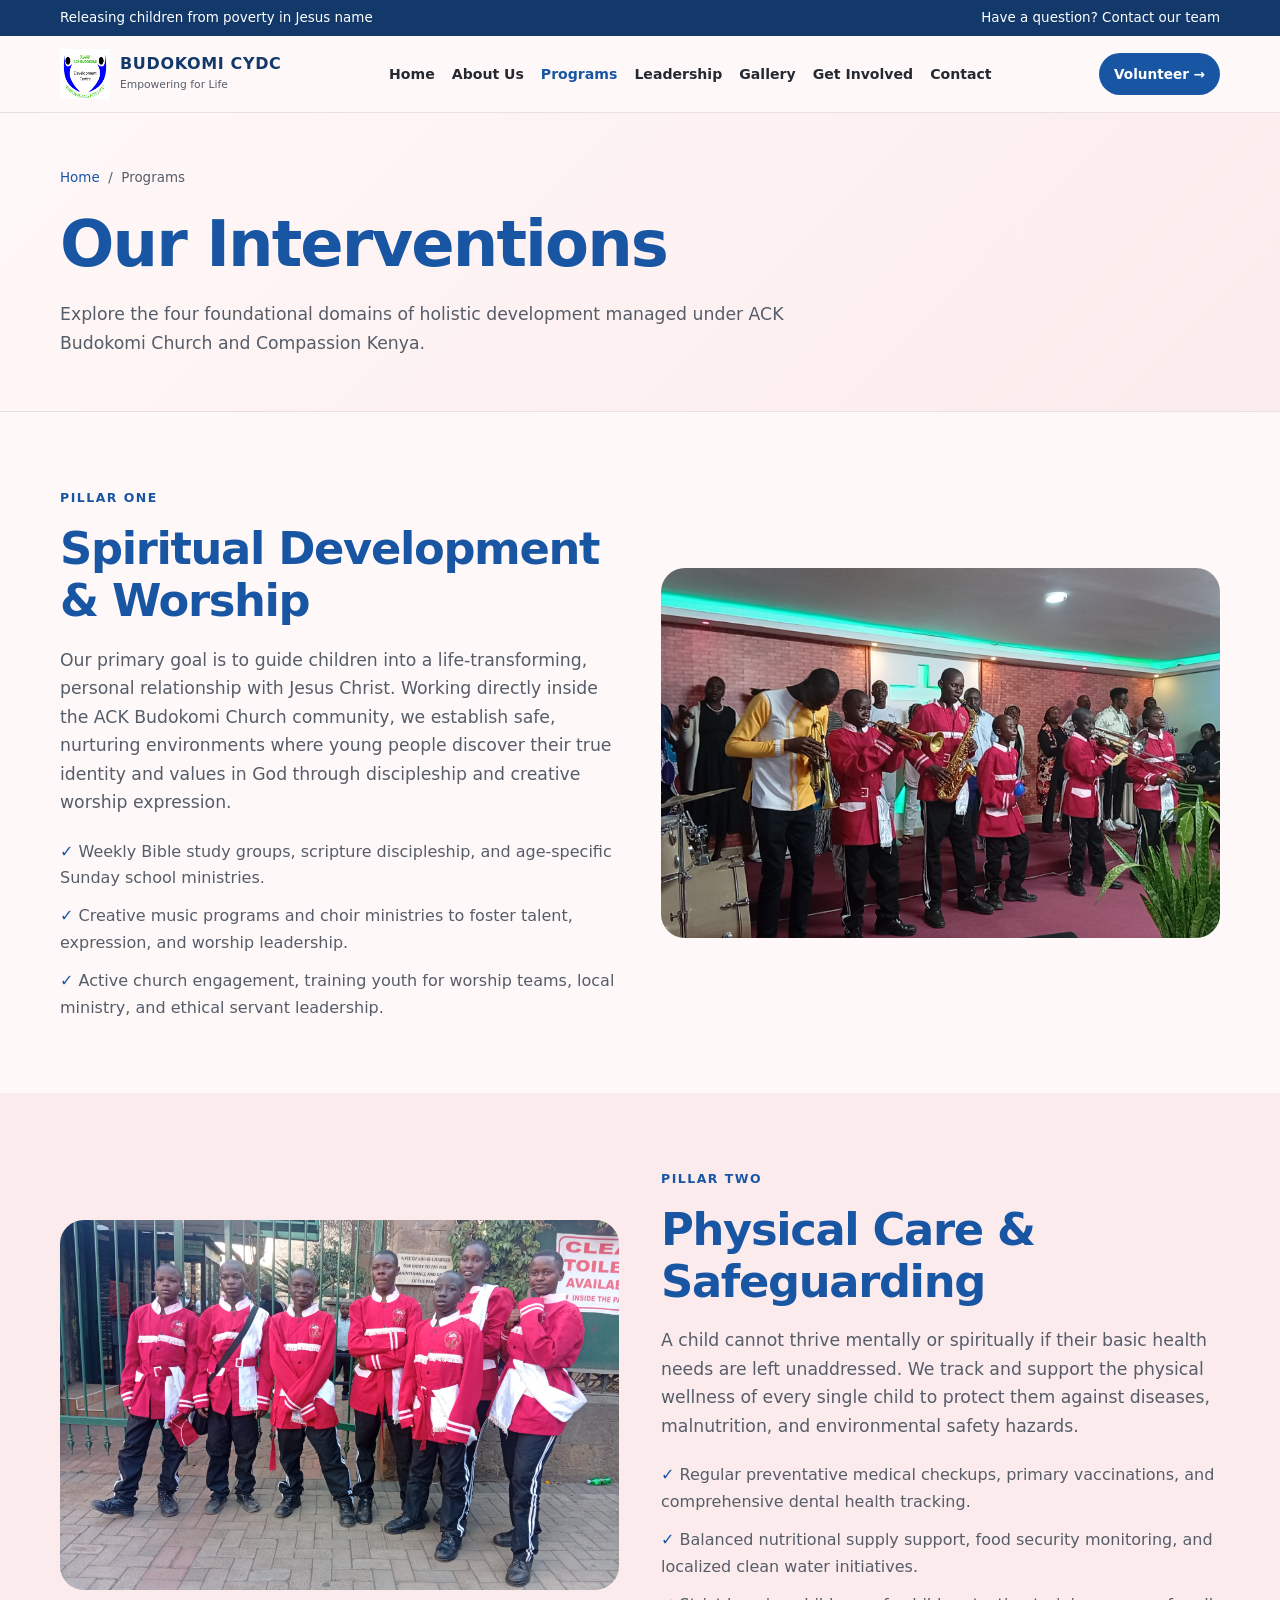
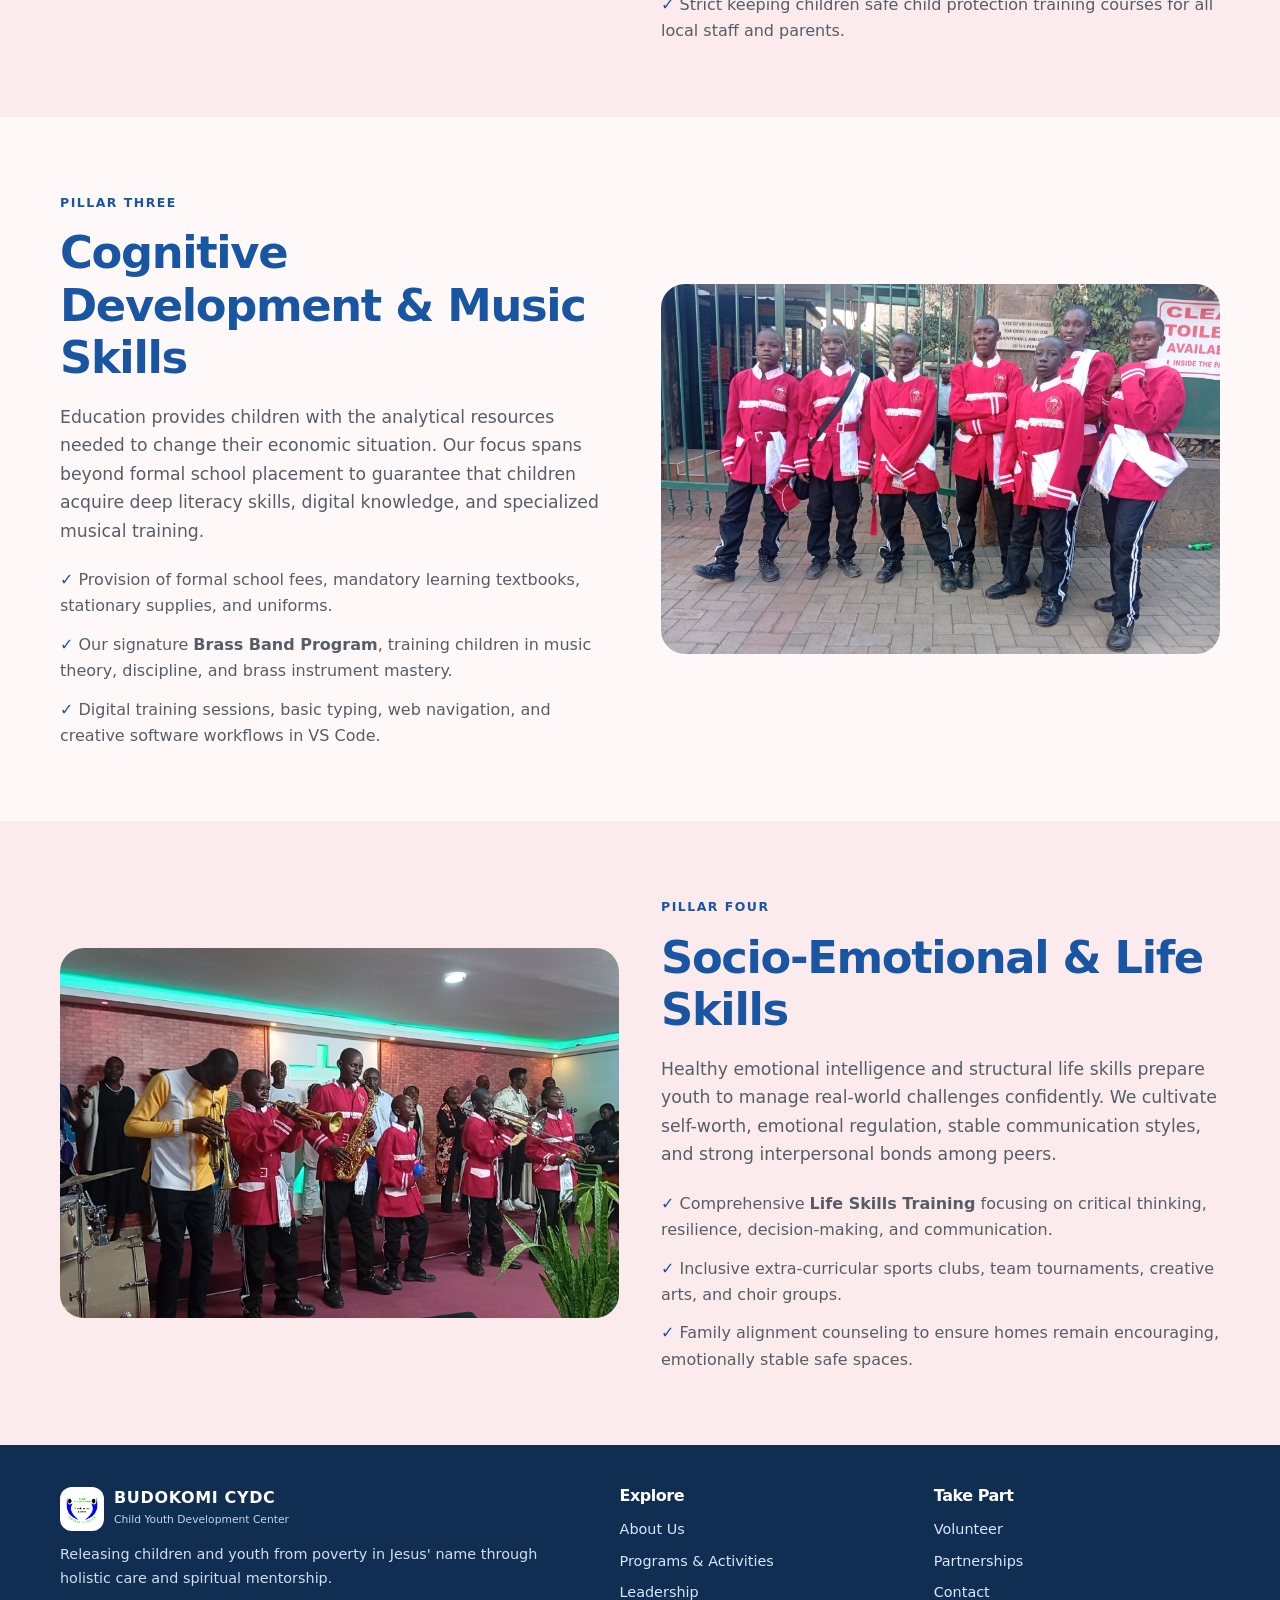
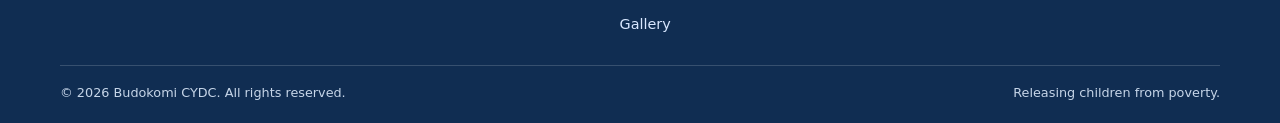
<file: programs.html>
<!doctype html>
<html lang="en">
<head>
    <meta charset="utf-8">
    <meta name="viewport" content="width=device-width, initial-scale=1">
    <meta name="description" content="Programs | Budokomi Child and Youth development Center">
    <meta name="theme-color" content="#fff8f8">
    
    <title>Our Programs | Budokomi CYDC</title>
    
    <link rel="icon" href="Img/logo%20compassion.jpg">
    <link rel="stylesheet" href="assets/styles.css">
</head>
<body>
    <div class="topbar">
        <div class="container">
            <span>Releasing children from poverty in Jesus name</span>
            <span>Have a question? <a href="contact.html">Contact our team</a></span>
        </div>
    </div>
    
    <header>
        <div class="container nav">
            <a class="brand" href="index.html">
                <img src="Img/logo%20compassion.jpg" alt="Budokomi CYDC Logo" width="50" height="50">
                <span>
                    <span class="brand-name">BUDOKOMI CYDC</span>
                    <span class="brand-sub">Empowering for Life</span>
                </span>
            </a>
            <nav class="nav-links" id="navLinks" aria-label="Main navigation">
                <a href="index.html" data-page="home">Home</a>
                <a href="about.html" data-page="about">About Us</a>
                <a href="programs.html" data-page="programs" class="active">Programs</a>
                <a href="leadership.html" data-page="leadership">Leadership</a>
                <a href="gallery.html" data-page="gallery">Gallery</a>
                <a href="get-involved.html" data-page="get-involved">Get Involved</a>
                <a href="contact.html" data-page="contact">Contact</a>
            </nav>
            <a class="btn primary small nav-cta" href="get-involved.html">Volunteer →</a>
            <button class="menu-toggle" id="menuToggle" aria-label="Open navigation menu" aria-expanded="false">☰</button>
        </div>
    </header>

    <main>
        <section class="page-hero">
            <div class="container">
                <div class="crumb"><a href="index.html">Home</a> &nbsp;/&nbsp; Programs</div>
                <h1>Our Interventions</h1>
                <p class="lead">Explore the four foundational domains of holistic development managed under ACK Budokomi Church and Compassion Kenya.</p>
            </div>
        </section>

        <!-- PILLAR 1: SPIRITUAL -->
        <section class="section" id="spiritual">
            <div class="container split">
                <div>
                    <span class="eyebrow">Pillar One</span>
                    <h2>Spiritual Development & Worship</h2>
                    <p class="lead">
                        Our primary goal is to guide children into a life-transforming, personal relationship with Jesus Christ. Working directly inside the ACK Budokomi Church community, we establish safe, nurturing environments where young people discover their true identity and values in God through discipleship and creative worship expression.
                    </p>
                    <div class="checklist">
                        <div><b>✓</b> Weekly Bible study groups, scripture discipleship, and age-specific Sunday school ministries.</div>
                        <div><b>✓</b> Creative music programs and choir ministries to foster talent, expression, and worship leadership.</div>
                        <div><b>✓</b> Active church engagement, training youth for worship teams, local ministry, and ethical servant leadership.</div>
                    </div>
                </div>
                <img class="photo" src="Img/Empowernment.jpg" alt="Spiritual care and church gathering at ACK Budokomi">
            </div>
        </section>

        <!-- PILLAR 2: PHYSICAL -->
        <section class="section band" id="physical">
            <div class="container split">
                <img class="photo" src="Img/Home%20Image.jpg" alt="Physical health monitoring and nutrition distribution">
                <div>
                    <span class="eyebrow">Pillar Two</span>
                    <h2>Physical Care & Safeguarding</h2>
                    <p class="lead">
                        A child cannot thrive mentally or spiritually if their basic health needs are left unaddressed. We track and support the physical wellness of every single child to protect them against diseases, malnutrition, and environmental safety hazards.
                    </p>
                    <div class="checklist">
                        <div><b>✓</b> Regular preventative medical checkups, primary vaccinations, and comprehensive dental health tracking.</div>
                        <div><b>✓</b> Balanced nutritional supply support, food security monitoring, and localized clean water initiatives.</div>
                        <div><b>✓</b> Strict keeping children safe child protection training courses for all local staff and parents.</div>
                    </div>
                </div>
            </div>
        </section>

        <!-- PILLAR 3: COGNITIVE -->
        <section class="section" id="education">
            <div class="container split">
                <div>
                    <span class="eyebrow">Pillar Three</span>
                    <h2>Cognitive Development & Music Skills</h2>
                    <p class="lead">
                        Education provides children with the analytical resources needed to change their economic situation. Our focus spans beyond formal school placement to guarantee that children acquire deep literacy skills, digital knowledge, and specialized musical training.
                    </p>
                    <div class="checklist">
                        <div><b>✓</b> Provision of formal school fees, mandatory learning textbooks, stationary supplies, and uniforms.</div>
                        <div><b>✓</b> Our signature <strong>Brass Band Program</strong>, training children in music theory, discipline, and brass instrument mastery.</div>
                        <div><b>✓</b> Digital training sessions, basic typing, web navigation, and creative software workflows in VS Code.</div>
                    </div>
                </div>
                <img class="photo" src="Img/Home%20Image.jpg" alt="Children participating in digital learning labs">
            </div>
        </section>

        <!-- PILLAR 4: SOCIO-EMOTIONAL -->
        <section class="section band" id="youth">
            <div class="container split">
                <img class="photo" src="Img/Empowernment.jpg" alt="Youth leadership forums and creative talent expressions">
                <div>
                    <span class="eyebrow">Pillar Four</span>
                    <h2>Socio-Emotional & Life Skills</h2>
                    <p class="lead">
                        Healthy emotional intelligence and structural life skills prepare youth to manage real-world challenges confidently. We cultivate self-worth, emotional regulation, stable communication styles, and strong interpersonal bonds among peers.
                    </p>
                    <div class="checklist">
                        <div><b>✓</b> Comprehensive <strong>Life Skills Training</strong> focusing on critical thinking, resilience, decision-making, and communication.</div>
                        <div><b>✓</b> Inclusive extra-curricular sports clubs, team tournaments, creative arts, and choir groups.</div>
                        <div><b>✓</b> Family alignment counseling to ensure homes remain encouraging, emotionally stable safe spaces.</div>
                    </div>
                </div>
            </div>
        </section>
    </main>

    <footer>
        <div class="container">
            <div class="footer-grid">
                <div>
                    <div class="brand">
                        <div class="brand-mark">
                            <img src="Img/logo%20compassion.jpg" alt="Budokomi logo" width="45" height="45">
                        </div>
                        <div>
                            <span class="brand-name" style="color: #ffffff;">BUDOKOMI CYDC</span>
                            <span class="brand-sub" style="color: #c6d5e8;">Child Youth Development Center</span>
                        </div>
                    </div>
                    <p>Releasing children and youth from poverty in Jesus' name through holistic care and spiritual mentorship.</p>
                </div>
                
                <div>
                    <h3>Explore</h3>
                    <div class="footer-links">
                        <a href="about.html">About Us</a>
                        <a href="programs.html" class="active">Programs & Activities</a>
                        <a href="leadership.html">Leadership</a>
                        <a href="gallery.html">Gallery</a>
                    </div>
                </div>
                
                <div>
                    <h3>Take Part</h3>
                    <div class="footer-links">
                        <a href="get-involved.html">Volunteer</a>
                        <a href="get-involved.html">Partnerships</a>
                        <a href="contact.html">Contact</a>
                    </div>
                </div>
            </div>
            
            <div class="bottom">
                <span>&copy; 2026 Budokomi CYDC. All rights reserved.</span>
                <span>Releasing children from poverty.</span>
            </div>
        </div>

         <!-- ADD THIS TINY SCRIPT AT THE VERY BOTTOM RIGHT BEFORE YOUR CLOSING BODY TAG -->
    <script>
        const toggleBtn = document.getElementById('menuToggle');
        const navLinks = document.getElementById('navLinks');

        toggleBtn.addEventListener('click', () => {
            navLinks.classList.toggle('open');
        });
        </script>
    </footer>
</body>
</html>
</file>
<file: assets/styles.css>
:root {
  --bg: #fff8f8;
  --paper: #fff;
  --blush: #fcebec;
  --blue: #1856a4;
  --dark: #12396a;
  --soft: #eaf2ff;
  --ink: #17191d;
  --muted: #555d69;
  --line: #eadfe1;
  --max: 1160px;
}

* {
  box-sizing: border-box;
}

html {
  scroll-behavior: smooth;
  scroll-padding-top: 95px;
}

body {
  margin: 0;
  background: var(--bg);
  color: var(--ink);
  font: 16px/1.65 Inter, system-ui, -apple-system, "Segoe UI", sans-serif;
}

a {
  color: var(--blue);
  text-decoration: none;
}

a:hover {
  text-decoration: underline;
}

.container {
  width: min(var(--max), calc(100% - 36px));
  margin: auto;
}

.topbar {
  background: var(--dark);
  color: white;
  padding: 7px 0;
  font-size: .84rem;
}

.topbar .container {
  display: flex;
  justify-content: space-between;
  gap: 15px;
}

.topbar a {
  color: white;
}

header {
  position: sticky;
  top: 0;
  z-index: 10;
  background: #fff8f8f2;
  backdrop-filter: blur(12px);
  border-bottom: 1px solid var(--line);
}

.nav {
  display: flex;
  align-items: center;
  justify-content: space-between;
  gap: 18px;
  min-height: 76px;
  position: relative;
}

.brand {
  display: flex;
  align-items: center;
  gap: 10px;
  color: var(--dark);
}

.brand-mark {
  display: grid;
  place-items: center;
  width: 44px;
  height: 44px;
  border-radius: 13px;
  background: var(--blue);
  color: white;
  font-size: 1.4rem;
  overflow: hidden;
}

.brand-mark img {
  width: 100%;
  height: 100%;
  object-fit: contain;
}

.brand-name {
  display: block;
  font-weight: 900;
  letter-spacing: .04em;
  line-height: 1.1;
  color: inherit;
}

.brand-sub {
  display: block;
  font-size: .67rem;
  color: var(--muted);
  margin-top: 4px;
}

.nav-links {
  display: flex;
  align-items: center;
  gap: 17px;
}

.nav-links a {
  font-size: .88rem;
  font-weight: 700;
  color: #252a32;
}

.nav-links a.active,
.nav-links a:hover {
  color: var(--blue);
}

.actions {
  display: flex;
  flex-direction: row;
  flex-wrap: nowrap;
  align-items: center;
  gap: 16px;
  margin-top: 25px;
}

.btn {
  display: inline-flex;
  align-items: center;
  justify-content: center;
  padding: 12px 24px;
  border-radius: 999px;
  font-weight: 750;
  border: 1px solid transparent;
  cursor: pointer;
  white-space: nowrap;
  transition: all 0.2s ease;
}

.primary {
  background: var(--blue);
  color: white;
}

.primary:hover {
  background: var(--dark);
  text-decoration: none;
}

.outline {
  background: white;
  border-color: #b9cdea;
  color: var(--blue);
}

.outline:hover {
  background: var(--soft);
  text-decoration: none;
}

.small {
  padding: 9px 14px;
  font-size: .85rem;
}

.menu-toggle {
  display: none;
  background: white;
  color: var(--blue);
  border: 1px solid var(--line);
  border-radius: 10px;
  width: 42px;
  height: 42px;
  font-size: 1.3rem;
}

h1, h2, h3 {
  line-height: 1.17;
  letter-spacing: -.03em;
  margin: 0;
}

h1 {
  font-size: clamp(2.4rem, 5vw, 4.4rem);
  color: var(--blue);
}

h2 {
  font-size: clamp(2rem, 3.5vw, 3rem);
  color: var(--blue);
}

h3 {
  font-size: 1.2rem;
}

p {
  margin: 0;
}

.section {
  padding: 72px 0;
}

.hero {
  padding: 65px 0;
}

.split {
  display: grid;
  grid-template-columns: 1fr 1fr;
  gap: 42px;
  align-items: center;
}

.eyebrow {
  display: inline-block;
  color: var(--blue);
  font-weight: 850;
  font-size: .78rem;
  letter-spacing: .12em;
  text-transform: uppercase;
  margin-bottom: 14px;
}

.lead {
  font-size: 1.08rem;
  color: var(--muted);
  margin-top: 18px;
  max-width: 740px;
}

.page-hero {
  padding: 54px 0;
  background: linear-gradient(135deg, #fff8f8, #fcebec);
  border-bottom: 1px solid var(--line);
}

.crumb {
  font-size: .84rem;
  color: var(--muted);
  margin-bottom: 18px;
}

.photo {
  width: 100%;
  height: 370px;
  object-fit: cover;
  border-radius: 24px;
}

.cards {
  display: grid;
  grid-template-columns: repeat(4, 1fr);
  gap: 18px;
}

.card {
  background: white;
  border: 1px solid var(--line);
  border-radius: 19px;
  padding: 24px;
  box-shadow: 0 8px 25px #18305308;
}

.values-grid {
  display: grid;
  grid-template-columns: repeat(3, 1fr);
  gap: 24px;
}

.icon {
  display: grid;
  place-items: center;
  width: 44px;
  height: 44px;
  border-radius: 13px;
  background: var(--soft);
  color: var(--blue);
  font-size: 1.4rem;
  margin-bottom: 17px;
}

.card p {
  color: var(--muted);
  font-size: .94rem;
  margin-top: 10px;
}

.card-link {
  display: inline-block;
  font-weight: 750;
  margin-top: 17px;
  font-size: .9rem;
}

.band {
  background: var(--blush);
}

.head {
  max-width: 720px;
  margin-bottom: 30px;
}

.head p {
  color: var(--muted);
  margin-top: 13px;
}

.checklist {
  display: grid;
  gap: 12px;
  margin-top: 22px;
  color: var(--muted);
}

.checklist b {
  color: var(--blue);
}

.gallery {
  display: grid;
  grid-template-columns: repeat(3, 1fr);
  gap: 14px;
}

.gallery img {
  width: 100%;
  height: 220px;
  object-fit: cover;
  border-radius: 15px;
}

.cta {
  display: flex;
  align-items: center;
  justify-content: space-between;
  gap: 25px;
  background: white;
  border: 1px solid var(--line);
  border-radius: 23px;
  padding: 32px;
}

.cta p {
  color: var(--muted);
  margin-top: 10px;
}

.contact-grid {
  display: grid;
  grid-template-columns: .8fr 1.2fr;
  gap: 25px;
}

.contact-item {
  display: flex;
  gap: 13px;
  background: white;
  border: 1px solid var(--line);
  border-radius: 15px;
  padding: 16px;
  margin-bottom: 12px;
}

.contact-item .icon {
  flex-shrink: 0;
  margin: 0;
}

.contact-item p {
  font-size: .9rem;
  color: var(--muted);
}

form {
  background: white;
  border: 1px solid var(--line);
  border-radius: 20px;
  padding: 24px;
}

.form-grid {
  display: grid;
  grid-template-columns: 1fr 1fr;
  gap: 13px;
}

.field {
  display: grid;
  gap: 7px;
  margin-bottom: 14px;
}

label {
  font-weight: 750;
  font-size: .88rem;
}

input, select, textarea {
  width: 100%;
  padding: 12px;
  border: 1px solid #d9dfe8;
  border-radius: 10px;
  background: #fffdfd;
  font: inherit;
}

textarea {
  min-height: 125px;
}

input:focus, select:focus, textarea:focus {
  outline: 3px solid #1856a41b;
  border-color: var(--blue);
}

.notice {
  background: white;
  border-left: 3px solid var(--blue);
  padding: 13px 15px;
  margin-top: 18px;
  border-radius: 0 10px 10px 0;
  color: var(--muted);
  font-size: .86rem;
}

.status {
  margin-top: 12px;
  color: var(--dark);
}

footer {
  background: #102d52;
  color: white;
  padding: 42px 0 20px;
}

footer .brand {
  color: #ffffff;
}

footer .brand-name {
  color: #ffffff;
}

footer .brand-sub {
  color: #c6d5e8;
}

footer .brand-mark {
  background: #ffffff;
  border-radius: 12px;
  padding: 4px;
}

.footer-grid {
  display: grid;
  grid-template-columns: 1.3fr .7fr .7fr;
  gap: 28px;
  padding-bottom: 28px;
}

.footer-grid h3 {
  color: white;
  font-size: 1rem;
  margin-bottom: 12px;
}

.footer-grid p {
  color: #d0def0;
  font-size: .9rem;
  margin-top: 12px;
}

.footer-links {
  display: grid;
  gap: 8px;
  font-size: .9rem;
}

.footer-links a {
  color: #d8e7ff;
}

.bottom {
  border-top: 1px solid #ffffff2a;
  padding-top: 16px;
  display: flex;
  justify-content: space-between;
  gap: 15px;
  color: #c6d5e8;
  font-size: .8rem;
}

.team {
  text-align: center;
}

.avatar {
  width: 85px;
  height: 85px;
  border-radius: 50%;
  display: grid;
  place-items: center;
  margin: 0 auto 16px;
  background: var(--soft);
  color: var(--blue);
  font-size: 2rem;
}

/* --- RESPONSIVE MEDIA QUERIES --- */

@media(max-width:1000px) {
  .nav-links {
    gap: 10px;
  }
  .nav-links a {
    font-size: .8rem;
  }
  .nav-cta {
    display: none;
  }
  .cards {
    grid-template-columns: repeat(2, 1fr);
  }
}

@media (max-width: 990px) {
  .values-grid {
    grid-template-columns: repeat(2, 1fr);
  }
}

@media(max-width:760px) {
  .container {
    width: calc(100% - 30px);
  }
  .topbar .container {
    justify-content: center;
    text-align: center;
  }
  .topbar span:last-child {
    display: none;
  }
  
  /* FORCE BUTTON TRIGGER TO REGISTER TAP FEEDBACK VIA WEBKIT ENGINES */
  .menu-toggle {
    display: grid !important;
    place-items: center;
    cursor: pointer !important;
    user-select: none;
    -webkit-user-select: none;
    touch-action: manipulation; /* Optimizes for instant response to finger taps */
  }

  /* Dropdown positioning logic */
  .nav-links {
    display: flex;
    flex-direction: column;
    position: absolute;
    top: 76px; 
    left: -15px; 
    width: calc(100% + 30px);
    background-color: #fff8f8;
    border-bottom: 1px solid var(--line);
    padding: 10px 0;
    gap: 0;
    z-index: 99;
    
    /* Sliding dropdown animation values */
    max-height: 0;
    overflow: hidden;
    opacity: 0;
    visibility: hidden;
    transition: max-height 0.4s ease-in-out, opacity 0.3s ease;
  }

  .nav-links a {
    display: block;
    width: 100%;
    padding: 14px 25px;
    font-size: .95rem;
    border-bottom: 1px solid #eadfe140;
  }

  /* PURE CSS HACK KEY SELECTOR CONNECTOR */
  /* When the hidden check box is checked, target the following nav links container */
  .menu-checkbox:checked ~ .nav-links {
    max-height: 480px !important; 
    opacity: 1 !important;
    visibility: visible !important;
  }

  .split, .contact-grid, .form-grid, .gallery, .footer-grid {
    grid-template-columns: 1fr !important;
    gap: 24px;
  }

  .cta {
    flex-direction: column;
    text-align: center;
  }
}
</file>
